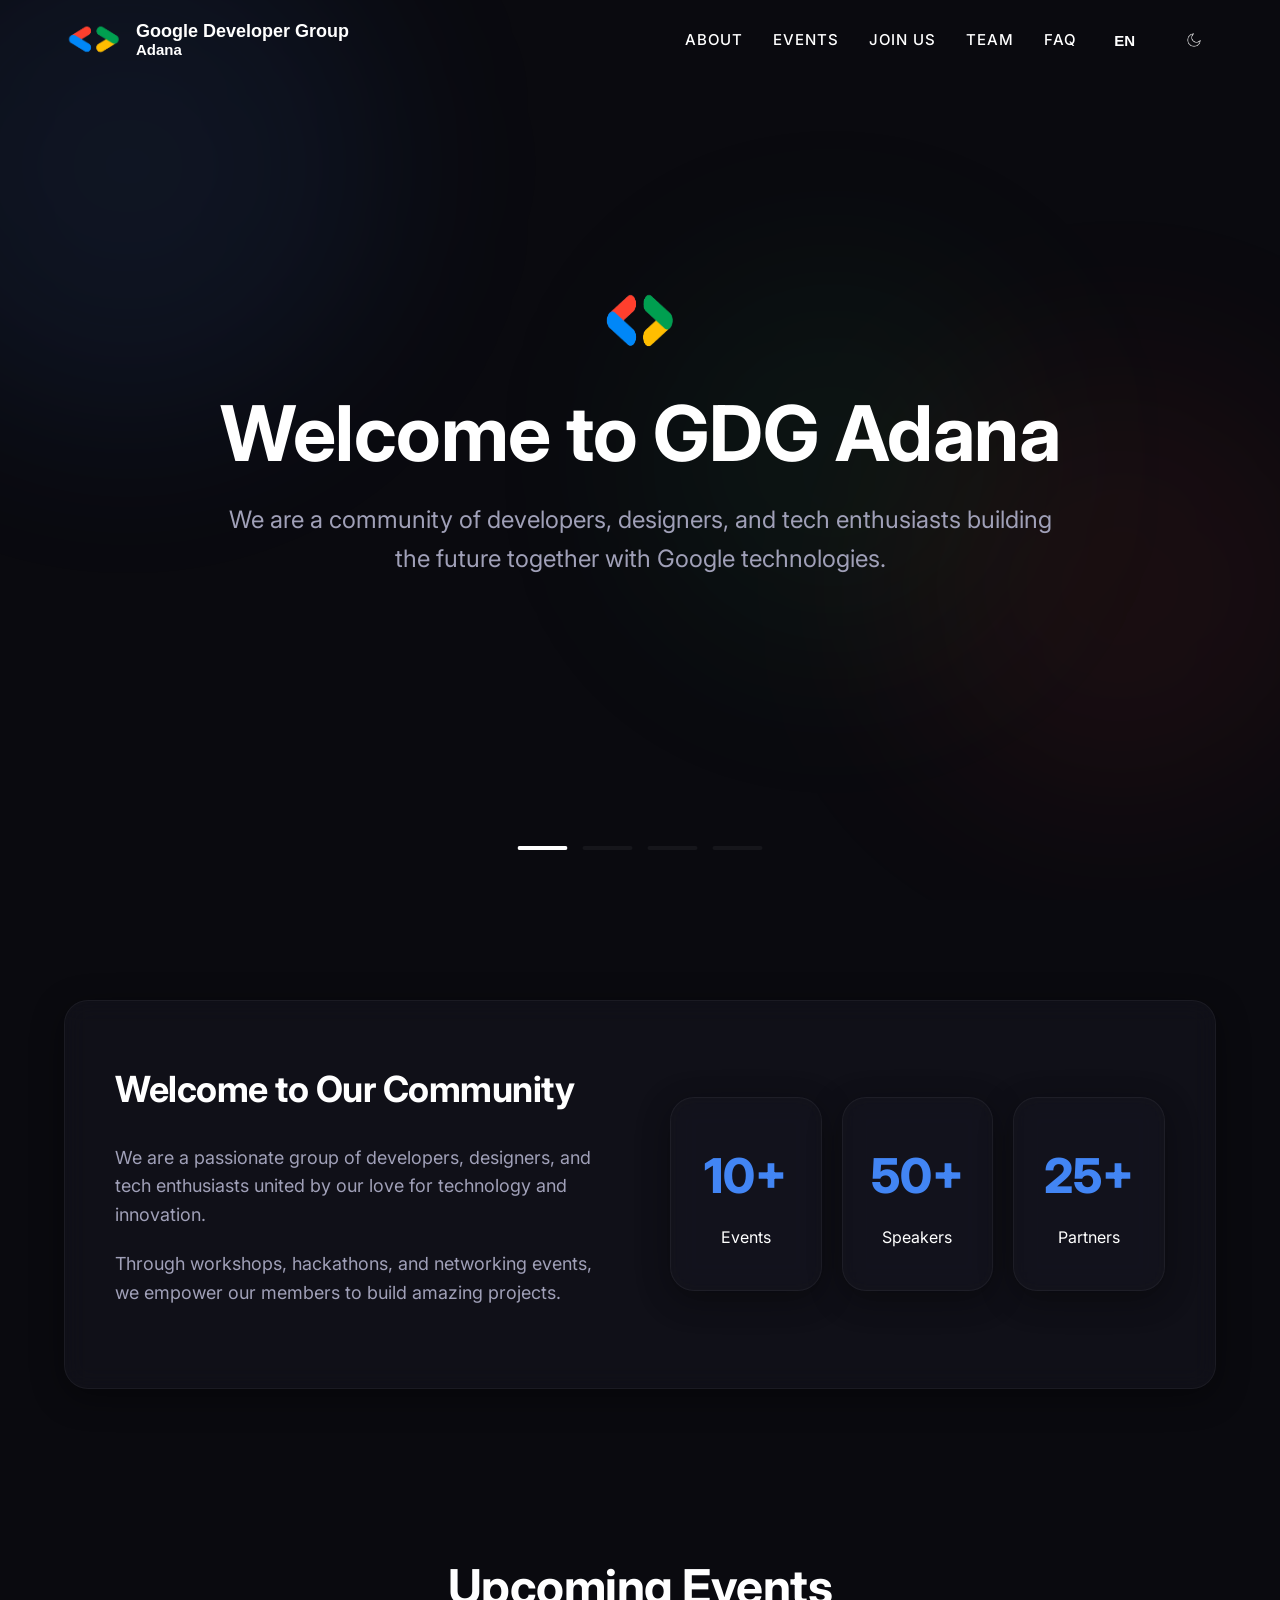
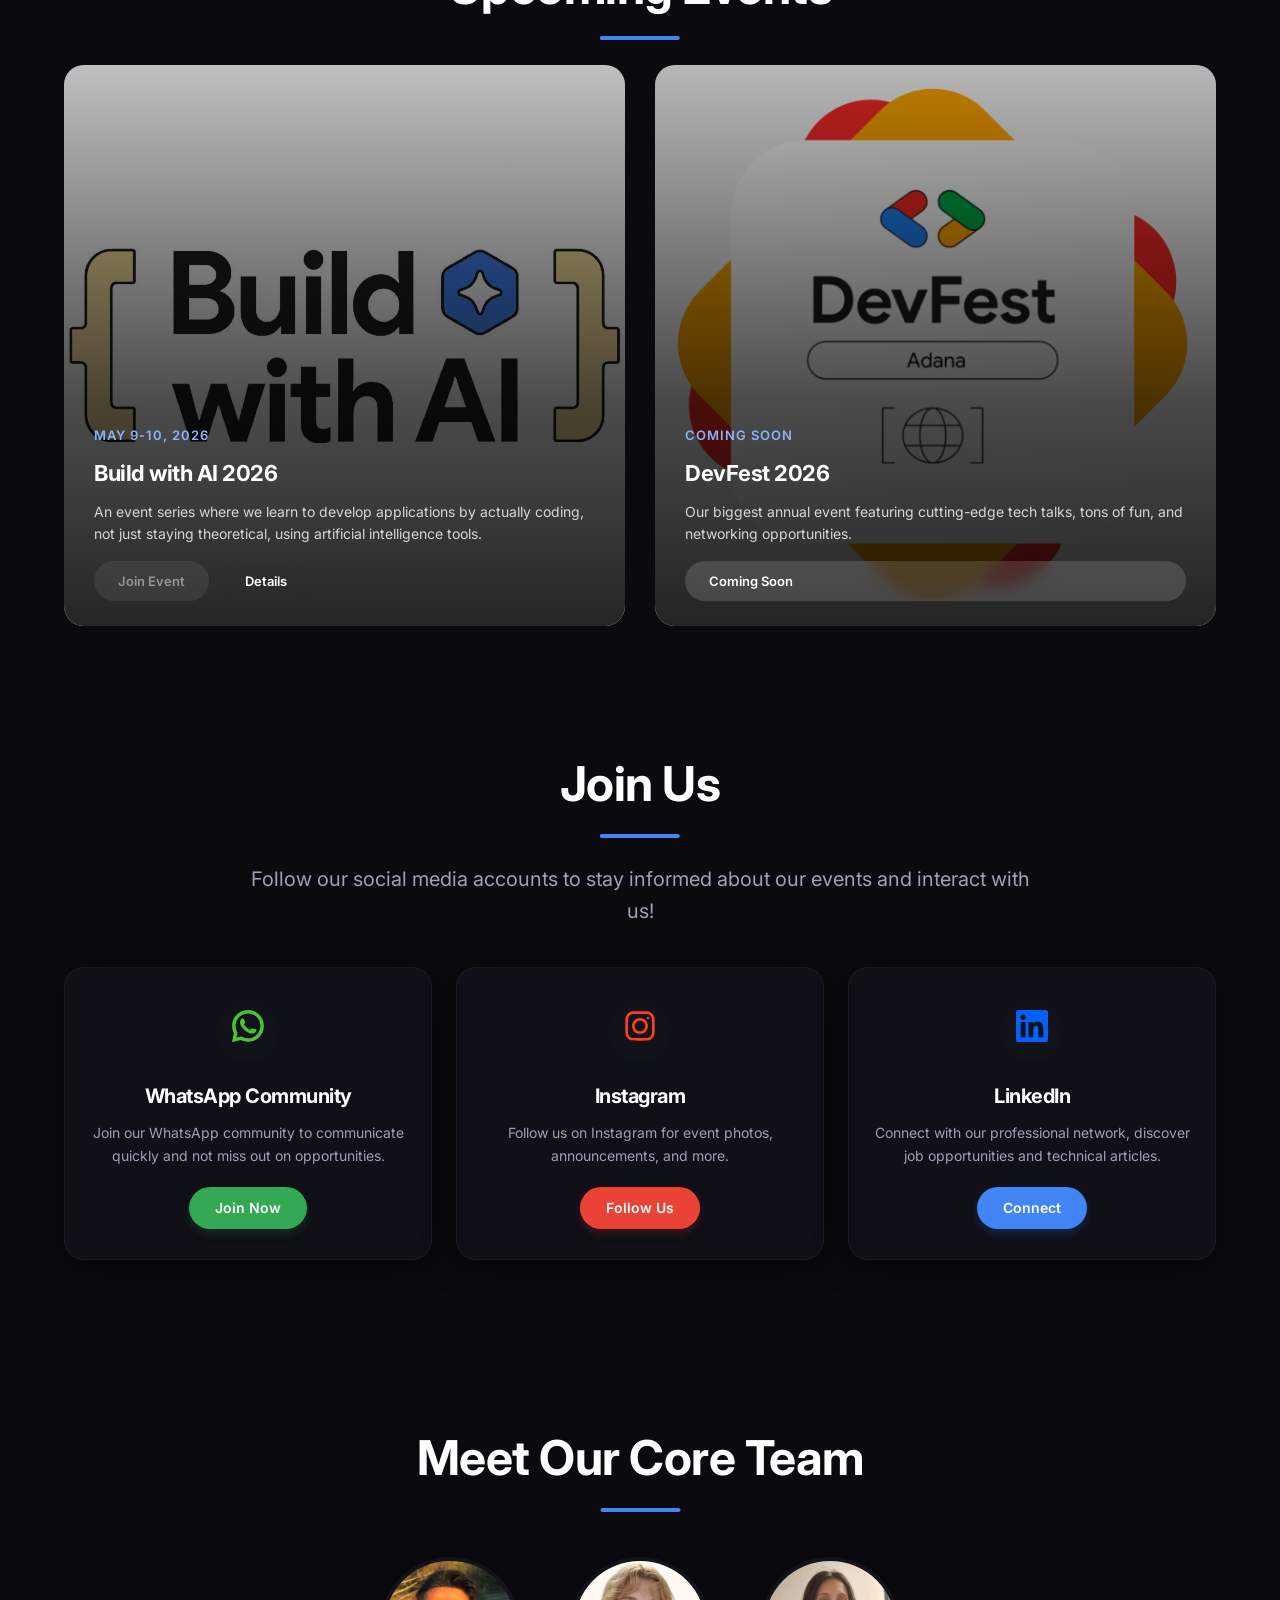
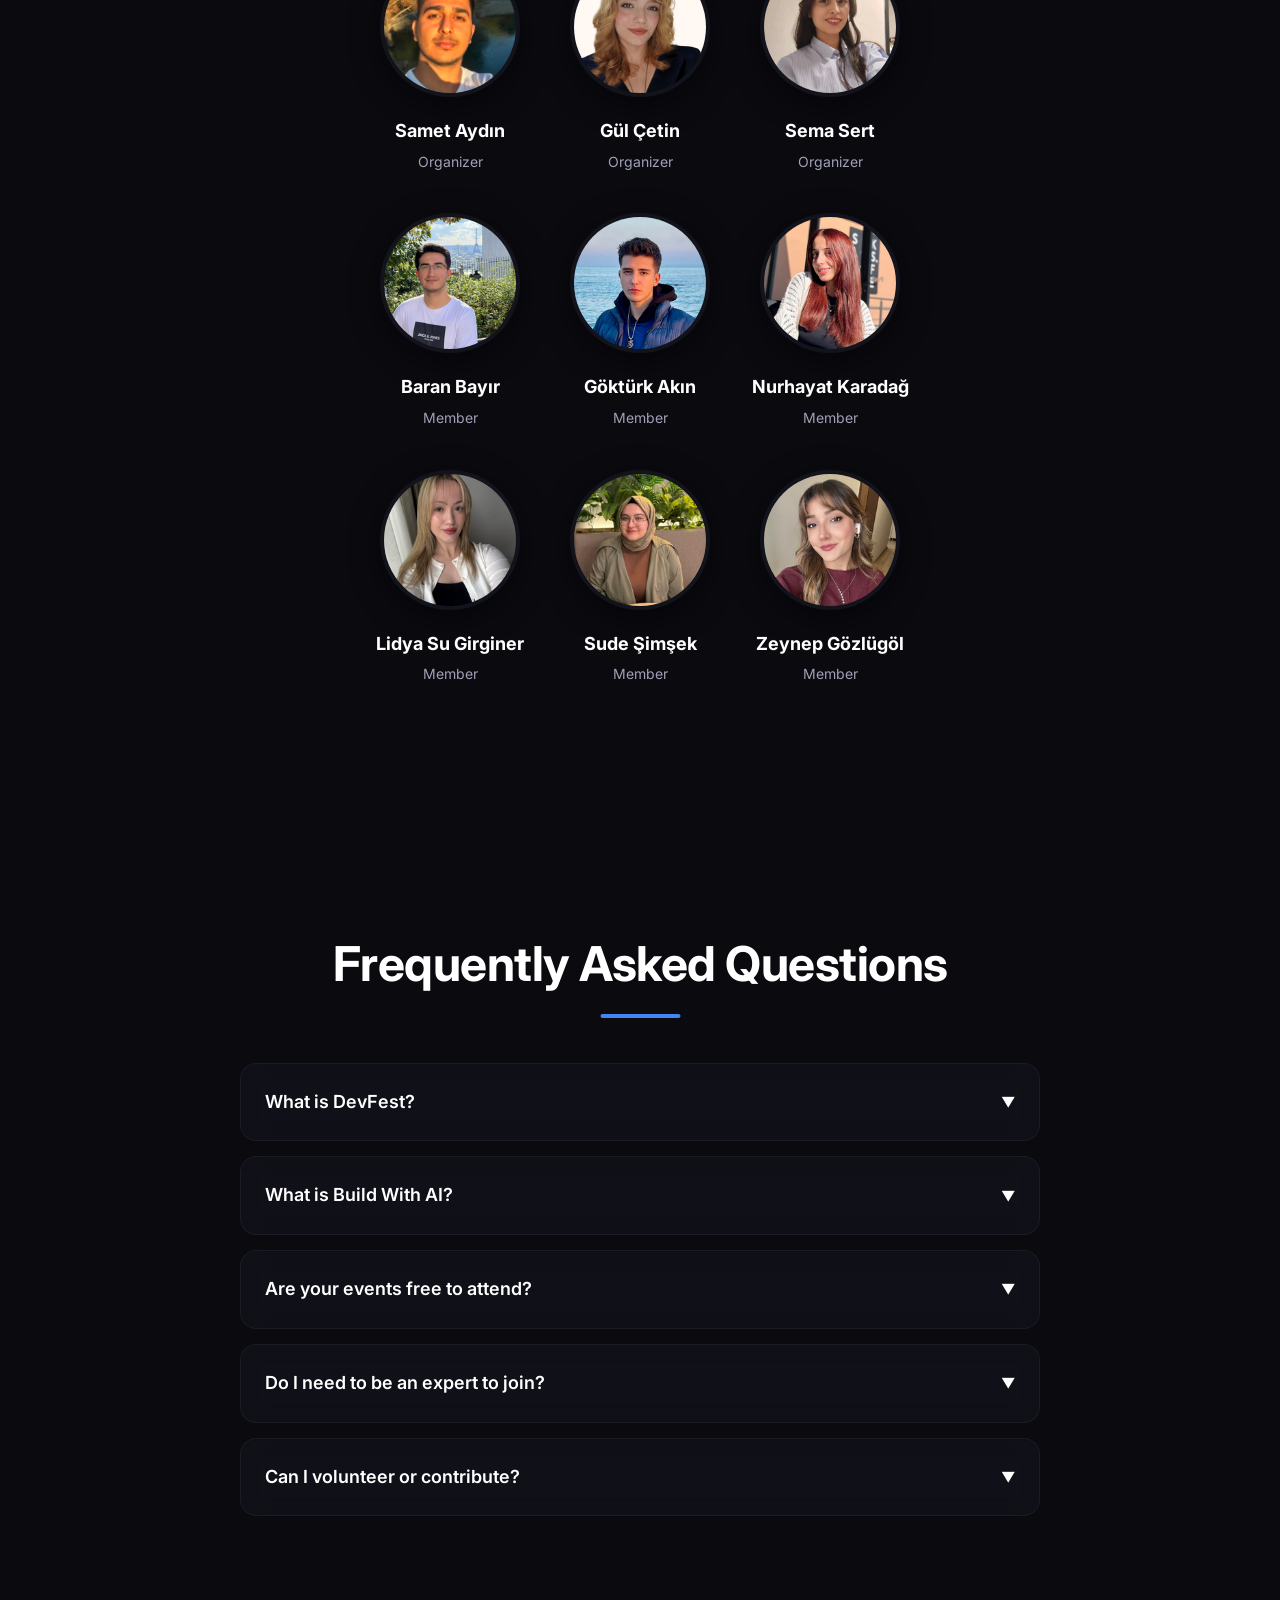
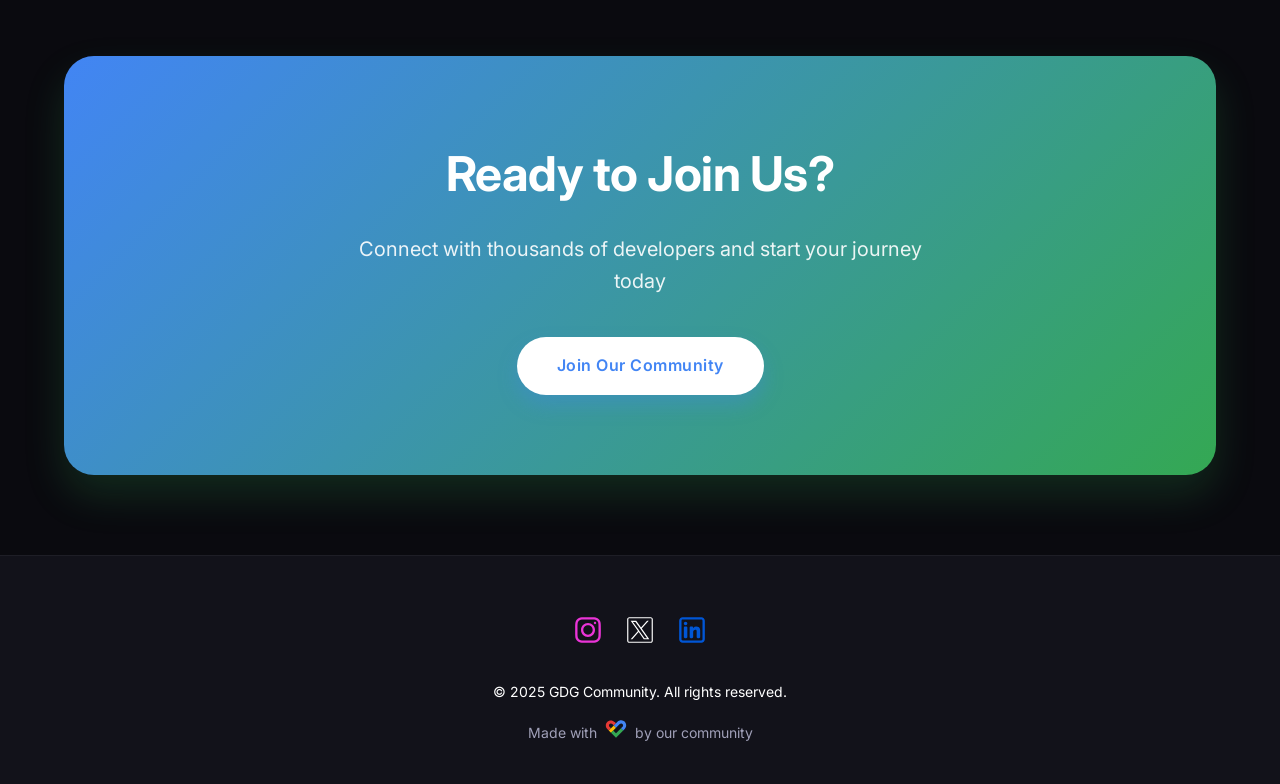
<file: index.html>
<!DOCTYPE html>
<html lang="en">

<head>
    <meta charset="UTF-8">
    <meta name="viewport" content="width=device-width, initial-scale=1.0">
    <title>GDG Adana - Innovate. Connect. Grow.</title>
    <link rel="icon" type="image/png" href="images/Logo.png?v=2">
    <link rel="preconnect" href="https://fonts.googleapis.com">
    <link rel="preconnect" href="https://fonts.gstatic.com" crossorigin>
    <link href="https://fonts.googleapis.com/css2?family=Inter:wght@300;400;500;600;700;800&display=swap"
        rel="stylesheet">
    <link rel="stylesheet" href="css/style.css">
</head>

<body>
    <nav class="navbar">
        <div class="nav-left">
            <div class="logo">
                <img class="gdg-logo" style="width: 60px; height: 40px;" src="images/Logo.png" alt="logo">
                <div class="logo-text-container">
                    <span class="logo-text">Google Developer Group</span>
                    <span class="logo-subtext">Adana</span>
                </div>
            </div>
        </div>
        <div class="nav-right">
            <ul class="nav-links">
                <li><a href="#about" class="translate" data-en="About" data-tr="Hakkımızda">About</a></li>
                <li><a href="#events" class="translate" data-en="Events" data-tr="Etkinlikler">Events</a></li>
                <li><a href="#join" class="translate" data-en="Join Us" data-tr="Bize Katılın">Join Us</a></li>
                <li><a href="#team" class="translate" data-en="Team" data-tr="Ekip">Team</a></li>
                <li><a href="#faq" class="translate" data-en="FAQ" data-tr="SSS">FAQ</a></li>
            </ul>
            <button class="lang-toggle desktop-lang-toggle" id="desktopLangToggle">EN</button>
            <button class="theme-toggle desktop-theme-toggle" id="themeToggle"><img id="theme"
                    style="width: 20px; height: 20px;" src="images/night-mode.png" alt="dark-light"></button>
            <div class="mobile-menu-btn" id="mobileMenuBtn">
                <span></span>
                <span></span>
                <span></span>
            </div>
        </div>
    </nav>

    <div class="mobile-menu" id="mobileMenu">
        <ul>
            <li><a href="#about" class="translate mobile-link" data-en="About" data-tr="Hakkımızda">About</a></li>
            <li><a href="#events" class="translate mobile-link" data-en="Events" data-tr="Etkinlikler">Events</a></li>
            <li><a href="#join" class="translate mobile-link" data-en="Join Us" data-tr="Bize Katılın">Join Us</a></li>
            <li><a href="#team" class="translate mobile-link" data-en="Team" data-tr="Ekip">Team</a></li>
            <li><a href="#faq" class="translate mobile-link" data-en="FAQ" data-tr="SSS">FAQ</a></li>
        </ul>
        <button class="mobile-lang-toggle" id="mobileLangToggle">
            <span class="translate" data-en="English" data-tr="Türkçe">English</span>
        </button>
        <button class="mobile-theme-toggle" id="mobileThemeToggle">
            <img id="mobileTheme" style="width: 20px; height: 20px;" src="images/night-mode.png" alt="dark-light">
            <span class="translate" data-en="Theme" data-tr="Tema">Theme</span>
        </button>
    </div>

    <div class="page-bg">
        <!-- Background Video (Lütfen buraya .mp4 formatında bir video linki veya dosya yolu ekleyin) -->
        <video id="bg-video" autoplay loop muted playsinline>
            <source src="images/devfest2025özet.mp4" type="video/mp4">
        </video>
        <div class="floating-shape shape1"></div>
        <div class="floating-shape shape2"></div>
        <div class="floating-shape shape3"></div>
    </div>

    <section class="hero" id="hero">
        <div class="hero-slider" id="heroSlider">
            <!-- Slide 0: Welcome -->
            <div class="slide active">
                <div class="hero-content">
                    <div class="slide-icon">
                        <img class="gdg-logo" style="width: 100px; height: 65px;" src="images/Logo.png" alt="GDG Logo">
                    </div>
                    <h1 class="translate" data-en="Welcome to GDG Adana" data-tr="GDG Adana'ya Hoş Geldiniz">
                        Welcome to GDG Adana</h1>
                    <p class="translate"
                        data-en="We are a community of developers, designers, and tech enthusiasts building the future together with Google technologies."
                        data-tr="Google teknolojileriyle birlikte geleceği inşa eden geliştiriciler, tasarımcılar ve teknoloji tutkunlarından oluşan bir topluluğuz.">
                        We are a community of developers, designers, and tech enthusiasts building the future together
                        with Google technologies.</p>
                </div>
            </div>

            <!-- Slide 1: Main Intro -->
            <div class="slide">
                <div class="hero-content">
                    <h1 class="translate" data-en="Innovate. Connect. Grow." data-tr="Yenilik Yap. Bağlan. Geliş.">
                        Innovate. Connect. Grow.</h1>
                    <p class="translate"
                        data-en="Join a vibrant community of developers, creators, and tech enthusiasts pushing boundaries together."
                        data-tr="Sınırları birlikte zorlayan geliştiriciler, yaratıcılar ve teknoloji tutkunlarından oluşan canlı bir topluluğa katılın.">
                        Join a vibrant community of developers, creators, and tech enthusiasts pushing boundaries
                        together.</p>
                    <a href="https://gdg.community.dev/gdg-adana/" target="_blank" class="cta-button translate"
                        data-en="Join Our Community" data-tr="Topluluğumuza Katıl">Join Our Community</a>
                </div>
            </div>

            <!-- Slide 2: WhatsApp -->
            <div class="slide">
                <div class="hero-content">
                    <div class="slide-icon">
                        <svg height="80px" width="80px" version="1.1" id="Layer_1" xmlns="http://www.w3.org/2000/svg"
                            xmlns:xlink="http://www.w3.org/1999/xlink" viewBox="0 0 418.135 418.135"
                            xml:space="preserve" fill="#49c436">
                            <g>
                                <path
                                    d="M198.929,0.242C88.5,5.5,1.356,97.466,1.691,208.02c0.102,33.672,8.231,65.454,22.571,93.536 L2.245,408.429c-1.191,5.781,4.023,10.843,9.766,9.483l104.723-24.811c26.905,13.402,57.125,21.143,89.108,21.631 c112.869,1.724,206.982-87.897,210.5-200.724C420.113,93.065,320.295-5.538,198.929,0.242z M323.886,322.197 c-30.669,30.669-71.446,47.559-114.818,47.559c-25.396,0-49.71-5.698-72.269-16.935l-14.584-7.265l-64.206,15.212l13.515-65.607 l-7.185-14.07c-11.711-22.935-17.649-47.736-17.649-73.713c0-43.373,16.89-84.149,47.559-114.819 c30.395-30.395,71.837-47.56,114.822-47.56C252.443,45,293.218,61.89,323.887,92.558c30.669,30.669,47.559,71.445,47.56,114.817 C371.446,250.361,354.281,291.803,323.886,322.197z">
                                </path>
                                <path
                                    d="M309.712,252.351l-40.169-11.534c-5.281-1.516-10.968-0.018-14.816,3.903l-9.823,10.008 c-4.142,4.22-10.427,5.576-15.909,3.358c-19.002-7.69-58.974-43.23-69.182-61.007c-2.945-5.128-2.458-11.539,1.158-16.218 l8.576-11.095c3.36-4.347,4.069-10.185,1.847-15.21l-16.9-38.223c-4.048-9.155-15.747-11.82-23.39-5.356 c-11.211,9.482-24.513,23.891-26.13,39.854c-2.851,28.144,9.219,63.622,54.862,106.222c52.73,49.215,94.956,55.717,122.449,49.057 c15.594-3.777,28.056-18.919,35.921-31.317C323.568,266.34,319.334,255.114,309.712,252.351z">
                                </path>
                            </g>
                        </svg>
                    </div>
                    <h1 class="translate" data-en="WhatsApp Community" data-tr="WhatsApp Topluluğu">WhatsApp Community
                    </h1>
                    <p class="translate"
                        data-en="Join our WhatsApp community to communicate quickly and not miss out on opportunities."
                        data-tr="Hızlı iletişim kurmak ve fırsatları kaçırmamak için WhatsApp topluluğumuza katılın.">
                        Join our WhatsApp community to communicate quickly and not miss out on opportunities.</p>
                    <a href="https://chat.whatsapp.com/LkQogReG5nJ7YbnMSZ90xA?mode=gi_t" target="_blank"
                        class="cta-button translate" style="background: #49c436; color: white;" data-en="Join Now"
                        data-tr="Hemen Katıl">Join Now</a>
                </div>
            </div>

            <!-- Slide 3: Instagram -->
            <div class="slide">
                <div class="hero-content">
                    <div class="slide-icon">
                        <svg width="80px" height="80px" viewBox="0 0 24 24" fill="none"
                            xmlns="http://www.w3.org/2000/svg">
                            <g>
                                <path fill-rule="evenodd" clip-rule="evenodd"
                                    d="M12 18C15.3137 18 18 15.3137 18 12C18 8.68629 15.3137 6 12 6C8.68629 6 6 8.68629 6 12C6 15.3137 8.68629 18 12 18ZM12 16C14.2091 16 16 14.2091 16 12C16 9.79086 14.2091 8 12 8C9.79086 8 8 9.79086 8 12C8 14.2091 9.79086 16 12 16Z"
                                    fill="#ff4013"></path>
                                <path
                                    d="M18 5C17.4477 5 17 5.44772 17 6C17 6.55228 17.4477 7 18 7C18.5523 7 19 6.55228 19 6C19 5.44772 18.5523 5 18 5Z"
                                    fill="#ff4013"></path>
                                <path fill-rule="evenodd" clip-rule="evenodd"
                                    d="M1.65396 4.27606C1 5.55953 1 7.23969 1 10.6V13.4C1 16.7603 1 18.4405 1.65396 19.7239C2.2292 20.8529 3.14708 21.7708 4.27606 22.346C5.55953 23 7.23969 23 10.6 23H13.4C16.7603 23 18.4405 23 19.7239 22.346C20.8529 21.7708 21.7708 20.8529 22.346 19.7239C23 18.4405 23 16.7603 23 13.4V10.6C23 7.23969 23 5.55953 22.346 4.27606C21.7708 3.14708 20.8529 2.2292 19.7239 1.65396C18.4405 1 16.7603 1 13.4 1H10.6C7.23969 1 5.55953 1 4.27606 1.65396C3.14708 2.2292 2.2292 3.14708 1.65396 4.27606ZM13.4 3H10.6C8.88684 3 7.72225 3.00156 6.82208 3.0751C5.94524 3.14674 5.49684 3.27659 5.18404 3.43597C4.43139 3.81947 3.81947 4.43139 3.43597 5.18404C3.27659 5.49684 3.14674 5.94524 3.0751 6.82208C3.00156 7.72225 3 8.88684 3 10.6V13.4C3 15.1132 3.00156 16.2777 3.0751 17.1779C3.14674 18.0548 3.27659 18.5032 3.43597 18.816C3.81947 19.5686 4.43139 20.1805 5.18404 20.564C5.49684 20.7234 5.94524 20.8533 6.82208 20.9249C7.72225 20.9984 8.88684 21 10.6 21H13.4C15.1132 21 16.2777 20.9984 17.1779 20.9249C18.0548 20.8533 18.5032 20.7234 18.816 20.564C19.5686 20.1805 20.1805 19.5686 20.564 18.816C20.7234 18.5032 20.8533 18.0548 20.9249 17.1779C20.9984 16.2777 21 15.1132 21 13.4V10.6C21 8.88684 20.9984 7.72225 20.9249 6.82208C20.8533 5.94524 20.7234 5.49684 20.564 5.18404C20.1805 4.43139 19.5686 3.81947 18.816 3.43597C18.5032 3.27659 18.0548 3.14674 17.1779 3.0751C16.2777 3.00156 15.1132 3 13.4 3Z"
                                    fill="#ff4013"></path>
                            </g>
                        </svg>
                    </div>
                    <h1 class="translate" data-en="Instagram" data-tr="Instagram">Instagram</h1>
                    <p class="translate" data-en="Follow us on Instagram for event photos, announcements, and more."
                        data-tr="Etkinlik fotoğrafları, duyurular ve daha fazlası için bizi Instagram'da takip edin.">
                        Follow us on Instagram for event photos, announcements, and more.</p>
                    <a href="https://www.instagram.com/gdg_adana?igsh=eHdvczloY3hqOTIy" target="_blank"
                        class="cta-button translate" style="background: #ff4013; color: white;" data-en="Follow Us"
                        data-tr="Takip Et">Follow Us</a>
                </div>
            </div>
        </div>

        <div class="slider-nav">
            <div class="slider-dot active" data-index="0"></div>
            <div class="slider-dot" data-index="1"></div>
            <div class="slider-dot" data-index="2"></div>
            <div class="slider-dot" data-index="3"></div>
        </div>
    </section>

    <section id="about">
        <div class="about-container">
            <div class="about-block">
                <div class="about-content">
                    <div class="about-text">
                        <h3 class="translate" data-en="Welcome to Our Community" data-tr="Topluluğumuza Hoş Geldiniz">
                            Welcome to
                            Our Community</h3>
                        <p class="translate"
                            data-en="We are a passionate group of developers, designers, and tech enthusiasts united by our love for technology and innovation."
                            data-tr="Teknoloji ve yeniliğe olan sevgimizle birleşmiş, tutkulu bir geliştirici, tasarımcı ve teknoloji meraklısı grubuyuz.">
                            We are a passionate group of developers, designers, and tech enthusiasts united by our love
                            for
                            technology and innovation.</p>
                        <p class="translate"
                            data-en="Through workshops, hackathons, and networking events, we empower our members to build amazing projects."
                            data-tr="Atölyeler, hackathonlar ve ağ oluşturma etkinlikleri aracılığıyla, üyelerimizi harika projeler oluşturmaları için güçlendiriyoruz.">
                            Through workshops, hackathons, and networking events, we empower our members to build
                            amazing
                            projects.</p>
                    </div>
                    <div>
                        <div class="stats-grid">
                            <div class="stat-card">
                                <div class="stat-number">10+</div>
                                <div class="stat-label translate" data-en="Events" data-tr="Etkinlik">Events</div>
                            </div>
                            <div class="stat-card">
                                <div class="stat-number">50+</div>
                                <div class="stat-label translate" data-en="Speakers" data-tr="Konuşmacı">Speakers</div>
                            </div>
                            <div class="stat-card">
                                <div class="stat-number">25+</div>
                                <div class="stat-label translate" data-en="Partners" data-tr="Ortak">Partners</div>
                            </div>
                        </div>
                    </div>
                </div>
            </div>
        </div>
    </section>

    <section id="events">
        <h2 class="section-title translate" data-en="Upcoming Events" data-tr="Yaklaşan Etkinlikler">Upcoming Events
        </h2>
        <div class="events-grid">
            <div class="event-card" style="background-image: url('images/buildwithai.png');">
                <div class="event-card-inner">
                    <div class="event-overlay"></div>
                    <div class="event-content">
                        <div class="event-date translate" data-en="May 9-10, 2026" data-tr="9-10 Mayıs 2026">May 9-10,
                            2026</div>
                        <h3 class="event-title">Build with AI 2026</h3>
                        <p class="event-desc translate"
                            data-en="An event series where we learn to develop applications by actually coding, not just staying theoretical, using artificial intelligence tools."
                            data-tr="Yapay zeka araçlarını kullanarak, sadece teoride kalmayıp bizzat kod yazarak uygulama geliştirmeyi öğrendiğimiz bir etkinlik serisi.">
                            An event series where we learn to develop applications by actually coding, not just staying
                            theoretical, using artificial intelligence tools.</p>
                        <div class="event-buttons">
                            <a href="javascript:void(0)" class="event-button translate" data-en="Join Event" data-tr="Etkinliğe Katıl" style="opacity: 0.5; cursor: not-allowed;">Join Event</a>
                            <a href="buildwithai.html" class="event-button event-button-outline translate" data-en="Details" data-tr="Detaylar">Details</a>
                        </div>
                    </div>
                </div>
            </div>
            <div class="event-card" style="background-image: url('images/event.png');">
                <a style="text-decoration: none; color: inherit;" href="">
                    <div class="event-overlay"></div>
                    <div class="event-content">
                        <div class="event-date translate" data-en="Coming Soon" data-tr="Çok Yakında">Çok Yakında</div>
                        <h3 class="event-title">DevFest 2026</h3>
                        <p class="event-desc translate"
                            data-en="Our biggest annual event featuring cutting-edge tech talks, tons of fun, and networking opportunities."
                            data-tr="En büyük yıllık eventimiz, teknoloji odaklı konuşmalar, doyasıya eğlence ve network fırsatları sunuyor.">
                            Our biggest annual event featuring cutting-edge tech talks, tons of fun, and networking
                            opportunities.</p>
                        <span class="event-button translate" data-en="Coming Soon" data-tr="Çok Yakında">Çok
                            Yakında</span>
                    </div>
                </a>
            </div>
        </div>
    </section>

    <section id="join">
        <h2 class="section-title translate" data-en="Join Us" data-tr="Bize Katılın">Join Us</h2>
        <p style="text-align: center; font-size: clamp(16px, 3.5vw, 20px); color: var(--text-secondary); margin-bottom: 40px; max-width: 800px; margin-left: auto; margin-right: auto;"
            class="translate"
            data-en="Follow our social media accounts to stay informed about our events and interact with us!"
            data-tr="Etkinliklerimizden haberdar olmak ve bizimle etkileşime geçmek için sosyal medya hesaplarımızı takip edin!">
            Follow our social media accounts to stay informed about our events and interact with us!</p>
        <div class="join-grid">
            <div class="join-card" data-color="green">
                <div class="join-icon-wrapper">
                    <div class="join-icon">
                        <svg height="200px" width="200px" version="1.1" id="Layer_1" xmlns="http://www.w3.org/2000/svg"
                            xmlns:xlink="http://www.w3.org/1999/xlink" viewBox="0 0 418.135 418.135"
                            xml:space="preserve" fill="#000000">
                            <g id="SVGRepo_bgCarrier" stroke-width="0"></g>
                            <g id="SVGRepo_tracerCarrier" stroke-linecap="round" stroke-linejoin="round"></g>
                            <g id="SVGRepo_iconCarrier">
                                <g>
                                    <path style="fill:#49c436;"
                                        d="M198.929,0.242C88.5,5.5,1.356,97.466,1.691,208.02c0.102,33.672,8.231,65.454,22.571,93.536 L2.245,408.429c-1.191,5.781,4.023,10.843,9.766,9.483l104.723-24.811c26.905,13.402,57.125,21.143,89.108,21.631 c112.869,1.724,206.982-87.897,210.5-200.724C420.113,93.065,320.295-5.538,198.929,0.242z M323.886,322.197 c-30.669,30.669-71.446,47.559-114.818,47.559c-25.396,0-49.71-5.698-72.269-16.935l-14.584-7.265l-64.206,15.212l13.515-65.607 l-7.185-14.07c-11.711-22.935-17.649-47.736-17.649-73.713c0-43.373,16.89-84.149,47.559-114.819 c30.395-30.395,71.837-47.56,114.822-47.56C252.443,45,293.218,61.89,323.887,92.558c30.669,30.669,47.559,71.445,47.56,114.817 C371.446,250.361,354.281,291.803,323.886,322.197z">
                                    </path>
                                    <path style="fill:#49c436;"
                                        d="M309.712,252.351l-40.169-11.534c-5.281-1.516-10.968-0.018-14.816,3.903l-9.823,10.008 c-4.142,4.22-10.427,5.576-15.909,3.358c-19.002-7.69-58.974-43.23-69.182-61.007c-2.945-5.128-2.458-11.539,1.158-16.218 l8.576-11.095c3.36-4.347,4.069-10.185,1.847-15.21l-16.9-38.223c-4.048-9.155-15.747-11.82-23.39-5.356 c-11.211,9.482-24.513,23.891-26.13,39.854c-2.851,28.144,9.219,63.622,54.862,106.222c52.73,49.215,94.956,55.717,122.449,49.057 c15.594-3.777,28.056-18.919,35.921-31.317C323.568,266.34,319.334,255.114,309.712,252.351z">
                                    </path>
                                </g>
                            </g>
                        </svg>
                    </div>
                </div>
                <h3 class="translate" data-en="WhatsApp Community" data-tr="WhatsApp Topluluğu">WhatsApp Community</h3>
                <p class="translate"
                    data-en="Join our WhatsApp community to communicate quickly and not miss out on opportunities."
                    data-tr="Hızlı iletişim kurmak ve fırsatları kaçırmamak için WhatsApp topluluğumuza katılın.">Join
                    our WhatsApp community to communicate quickly and not miss out on opportunities.</p>
                <a href="https://chat.whatsapp.com/LkQogReG5nJ7YbnMSZ90xA?mode=gi_t" target="_blank" id="jb-green"
                    class="join-button translate" data-en="Join Now" data-tr="Hemen Katıl">Join Now</a>
            </div>
            <div class="join-card" data-color="red">
                <div class="join-icon-wrapper">
                    <div class="join-icon">
                        <svg width="80px" height="80px" viewBox="0 0 24 24" fill="none"
                            xmlns="http://www.w3.org/2000/svg">
                            <g id="SVGRepo_bgCarrier" stroke-width="0"></g>
                            <g id="SVGRepo_tracerCarrier" stroke-linecap="round" stroke-linejoin="round"></g>
                            <g id="SVGRepo_iconCarrier">
                                <path fill-rule="evenodd" clip-rule="evenodd"
                                    d="M12 18C15.3137 18 18 15.3137 18 12C18 8.68629 15.3137 6 12 6C8.68629 6 6 8.68629 6 12C6 15.3137 8.68629 18 12 18ZM12 16C14.2091 16 16 14.2091 16 12C16 9.79086 14.2091 8 12 8C9.79086 8 8 9.79086 8 12C8 14.2091 9.79086 16 12 16Z"
                                    fill="#ff4013"></path>
                                <path
                                    d="M18 5C17.4477 5 17 5.44772 17 6C17 6.55228 17.4477 7 18 7C18.5523 7 19 6.55228 19 6C19 5.44772 18.5523 5 18 5Z"
                                    fill="#ff4013"></path>
                                <path fill-rule="evenodd" clip-rule="evenodd"
                                    d="M1.65396 4.27606C1 5.55953 1 7.23969 1 10.6V13.4C1 16.7603 1 18.4405 1.65396 19.7239C2.2292 20.8529 3.14708 21.7708 4.27606 22.346C5.55953 23 7.23969 23 10.6 23H13.4C16.7603 23 18.4405 23 19.7239 22.346C20.8529 21.7708 21.7708 20.8529 22.346 19.7239C23 18.4405 23 16.7603 23 13.4V10.6C23 7.23969 23 5.55953 22.346 4.27606C21.7708 3.14708 20.8529 2.2292 19.7239 1.65396C18.4405 1 16.7603 1 13.4 1H10.6C7.23969 1 5.55953 1 4.27606 1.65396C3.14708 2.2292 2.2292 3.14708 1.65396 4.27606ZM13.4 3H10.6C8.88684 3 7.72225 3.00156 6.82208 3.0751C5.94524 3.14674 5.49684 3.27659 5.18404 3.43597C4.43139 3.81947 3.81947 4.43139 3.43597 5.18404C3.27659 5.49684 3.14674 5.94524 3.0751 6.82208C3.00156 7.72225 3 8.88684 3 10.6V13.4C3 15.1132 3.00156 16.2777 3.0751 17.1779C3.14674 18.0548 3.27659 18.5032 3.43597 18.816C3.81947 19.5686 4.43139 20.1805 5.18404 20.564C5.49684 20.7234 5.94524 20.8533 6.82208 20.9249C7.72225 20.9984 8.88684 21 10.6 21H13.4C15.1132 21 16.2777 20.9984 17.1779 20.9249C18.0548 20.8533 18.5032 20.7234 18.816 20.564C19.5686 20.1805 20.1805 19.5686 20.564 18.816C20.7234 18.5032 20.8533 18.0548 20.9249 17.1779C20.9984 16.2777 21 15.1132 21 13.4V10.6C21 8.88684 20.9984 7.72225 20.9249 6.82208C20.8533 5.94524 20.7234 5.49684 20.564 5.18404C20.1805 4.43139 19.5686 3.81947 18.816 3.43597C18.5032 3.27659 18.0548 3.14674 17.1779 3.0751C16.2777 3.00156 15.1132 3 13.4 3Z"
                                    fill="#ff4013"></path>
                            </g>
                        </svg>
                    </div>
                </div>
                <h3 class="translate" data-en="Instagram" data-tr="Instagram">Instagram</h3>
                <p class="translate" data-en="Follow us on Instagram for event photos, announcements, and more."
                    data-tr="Etkinlik fotoğrafları, duyurular ve daha fazlası için bizi Instagram'da takip edin.">Follow
                    us on Instagram for event photos, announcements, and more.</p>
                <a href="https://www.instagram.com/gdg_adana?igsh=eHdvczloY3hqOTIy" target="_blank" id="jb-red"
                    class="join-button translate" data-en="Follow Us" data-tr="Takip Et">Follow Us</a>
            </div>
            <div class="join-card" data-color="blue">
                <div class="join-icon-wrapper">
                    <div class="join-icon">
                        <svg width="80px" height="80px" viewBox="0 0 24 24" fill="#0061ff"
                            xmlns="http://www.w3.org/2000/svg">
                            <path
                                d="M20.447 20.452h-3.554v-5.569c0-1.328-.027-3.037-1.852-3.037-1.853 0-2.136 1.445-2.136 2.939v5.667H9.351V9h3.414v1.561h.046c.477-.9 1.637-1.85 3.37-1.85 3.601 0 4.267 2.37 4.267 5.455v6.286zM5.337 7.433c-1.144 0-2.063-.926-2.063-2.065 0-1.138.92-2.063 2.063-2.063 1.14 0 2.064.925 2.064 2.063 0 1.139-.925 2.065-2.064 2.065zm1.782 13.019H3.555V9h3.564v11.452zM22.225 0H1.771C.792 0 0 .774 0 1.729v20.542C0 23.227.792 24 1.771 24h20.451C23.2 24 24 23.227 24 22.271V1.729C24 .774 23.2 0 22.222 0h.003z" />
                        </svg>
                    </div>
                </div>
                <h3 class="translate" data-en="LinkedIn" data-tr="LinkedIn">LinkedIn</h3>
                <p class="translate"
                    data-en="Connect with our professional network, discover job opportunities and technical articles."
                    data-tr="Profesyonel ağımıza katılın, iş fırsatlarını ve teknik makaleleri keşfedin.">Connect with
                    our professional network, discover job opportunities and technical articles.</p>
                <a href="https://www.linkedin.com/company/gdg-adana/posts/?feedView=all" target="_blank" id="jb-blue"
                    class="join-button translate" data-en="Connect" data-tr="Bağlantı Kur">Connect</a>
            </div>
        </div>
    </section>

    <section id="team">
        <h2 class="section-title translate" data-en="Meet Our Core Team" data-tr="Çekirdek Ekibimizle Tanışın">Meet Our
            Core Team</h2>
        <div class="team-grid"
            style="margin-bottom: 40px; display: flex; justify-content: center; gap: 30px; flex-wrap: wrap;">
            <div class="team-member">
                <div class="member-photo">
                    <img src="images/Samet.png" alt="Samet Aydın">
                </div>
                <div class="member-name">Samet Aydın</div>
                <div class="member-role translate" data-en="Organizer" data-tr="Organizatör">Organizer</div>
            </div>
            <div class="team-member">
                <div class="member-photo">
                    <img src="images/gülçetin.png" alt="Gül Çetin">
                </div>
                <div class="member-name">Gül Çetin</div>
                <div class="member-role translate" data-en="Organizer" data-tr="Organizatör">Organizer</div>
            </div>
            <div class="team-member">
                <div class="member-photo">
                    <img src="images/semasert.png" alt="Sema Sert">
                </div>
                <div class="member-name">Sema Sert</div>
                <div class="member-role translate" data-en="Organizer" data-tr="Organizatör">Organizer</div>
            </div>
        </div>
        <div class="team-grid"
            style="margin-bottom: 40px; display: flex; justify-content: center; gap: 30px; flex-wrap: wrap;">
            <div class="team-member">
                <div class="member-photo">
                    <img src="images/baranbayır.png" alt="Baran Bayır">
                </div>
                <div class="member-name">Baran Bayır</div>
                <div class="member-role translate" data-en="Member" data-tr="Üye">Üye</div>
            </div>
            <div class="team-member">
                <div class="member-photo">
                    <img src="images/göktürk.png" alt="Göktürk Akın">
                </div>
                <div class="member-name">Göktürk Akın</div>
                <div class="member-role translate" data-en="Member" data-tr="Üye">Üye</div>
            </div>
            <div class="team-member">
                <div class="member-photo">
                    <img src="images/nurhayatkaradağ.png" alt="Nurhayat Karadağ">
                </div>
                <div class="member-name">Nurhayat Karadağ</div>
                <div class="member-role translate" data-en="Member" data-tr="Üye">Üye</div>
            </div>
        </div>
        <div class="team-grid" style="display: flex; justify-content: center; gap: 30px; flex-wrap: wrap;">
            <div class="team-member">
                <div class="member-photo">
                    <img src="images/lidyagirginer.png" alt="Lidya Su Girginer">
                </div>
                <div class="member-name">Lidya Su Girginer</div>
                <div class="member-role translate" data-en="Member" data-tr="Üye">Üye</div>
            </div>
            <div class="team-member">
                <div class="member-photo">
                    <img src="images/sudeşimşek.png" alt="Sude Şimşek">
                </div>
                <div class="member-name">Sude Şimşek</div>
                <div class="member-role translate" data-en="Member" data-tr="Üye">Üye</div>
            </div>
            <div class="team-member">
                <div class="member-photo">
                    <img src="images/zeynepgözlügöl.png" alt="Zeynep Gözlügöl">
                </div>
                <div class="member-name">Zeynep Gözlügöl</div>
                <div class="member-role translate" data-en="Member" data-tr="Üye">Üye</div>
            </div>
        </div>
    </section>

    <section id="faq">
        <h2 class="section-title translate" data-en="Frequently Asked Questions" data-tr="Sıkça Sorulan Sorular">
            Frequently Asked Questions</h2>
        <div class="faq-container">
            <div class="faq-item">
                <div class="faq-question" onclick="toggleFaq(this)">
                    <span class="translate" data-en="What is DevFest?" data-tr="DevFest nedir?">What is
                        DevFest?</span>
                    <span class="faq-icon">▼</span>
                </div>
                <div class="faq-answer translate"
                    data-en="DevFest is an annual, globally distributed, community-led tech conference series hosted by Google Developer Groups (GDGs) worldwide. It focuses on learning, building, and networking, covering Google technologies like AI/ML, Android, Cloud, and Flutter through expert talks and workshops, typically held between September and December."
                    data-tr="DevFest, Google Developer Groups (GDG) tarafından dünya genelinde düzenlenen, topluluk liderliğinde yürütülen yıllık bir teknoloji konferansı serisidir. Genellikle Eylül ve Aralık ayları arasında gerçekleşen bu etkinlikte, uzman konuşmacılar ve çalıştaylar aracılığıyla yapay zeka/makine öğrenmesi, Android, Cloud ve Flutter gibi Google teknolojileri başta olmak üzere geniş bir yelpazedeki teknik konular ele alınır. Temel amacı öğrenmek, uygulamalı geliştirmeler yapmak ve sektör profesyonelleriyle ağ kurarak bilgi paylaşımını teşvik etmektir.">
                </div>
            </div>
            <div class="faq-item">
                <div class="faq-question" onclick="toggleFaq(this)">
                    <span class="translate" data-en="What is Build With AI?" data-tr="Build With AI nedir?">What is
                        Build With AI?</span>
                    <span class="faq-icon">▼</span>
                </div>
                <div class="faq-answer translate"
                    data-en="Actually, this is a community movement. It's a series of events where we learn to develop applications by writing code ourselves, not just staying theoretical, using AI tools like Google's Gemini and Gemma."
                    data-tr="Aslında bu bir topluluk hareketi. Temelde teoride kalmayıp Google'ın Gemini ve Gemma gibi yapay zeka araçlarını kullanarak uygulamalar geliştirmeyi öğrendiğimiz bir etkinlik serisi.">
                </div>
            </div>
            <div class="faq-item">
                <div class="faq-question" onclick="toggleFaq(this)">
                    <span class="translate" data-en="Are your events free to attend?"
                        data-tr="Etkinlikleriniz katılmak için ücretsiz mi?">Are your events free to attend?</span>
                    <span class="faq-icon">▼</span>
                </div>
                <div class="faq-answer translate"
                    data-en="Yes! All our events are completely free and open to everyone."
                    data-tr="Evet! Tüm etkinliklerimiz tamamen ücretsizdir ve herkese açıktır.">Yes! All our events are
                    completely free and open to everyone.</div>
            </div>
            <div class="faq-item">
                <div class="faq-question" onclick="toggleFaq(this)">
                    <span class="translate" data-en="Do I need to be an expert to join?"
                        data-tr="Katılmak için uzman olmam gerekli mi?">Do I need to be an expert to join?</span>
                    <span class="faq-icon">▼</span>
                </div>
                <div class="faq-answer translate" data-en="Not at all! We welcome members of all skill levels."
                    data-tr="Hiç de değil! Her beceri seviyesinden üyeleri memnuniyetle karşılıyoruz.">Not at all! We
                    welcome members of all skill levels.</div>
            </div>
            <div class="faq-item">
                <div class="faq-question" onclick="toggleFaq(this)">
                    <span class="translate" data-en="Can I volunteer or contribute?"
                        data-tr="Gönüllü olabilir veya katkıda bulunabilir miyim?">Can I volunteer or contribute?</span>
                    <span class="faq-icon">▼</span>
                </div>
                <div class="faq-answer translate"
                    data-en="Absolutely! Join our volunteer program and become part of our community."
                    data-tr="Kesinlikle! Gönüllü programımıza katılın ve topluluğumuzun bir parçası olun.">Absolutely!
                    Join our volunteer program and become part of our community.</div>
            </div>
        </div>
    </section>

    <div class="cta-section">
        <h2 class="translate" data-en="Ready to Join Us?" data-tr="Bize Katılmaya Hazır mısınız?">Ready to Join Us?</h2>
        <p class="translate" data-en="Connect with thousands of developers and start your journey today"
            data-tr="Binlerce geliştiriciye bağlanın ve yolculuğunuza bugün başlayın">Connect with thousands of
            developers and start your journey today</p>
        <a href="https://gdg.community.dev/gdg-adana/" target="_blank" class="cta-button translate"
            data-en="Join Our Community" data-tr="Topluluğumuza Katıl"
            style="background: #fff; color: var(--google-blue);">Join Our Community</a>
    </div>

    <footer>
        <div class="social-links">
            <a href="https://www.instagram.com/gdg_adana/" target="_blank"><svg width="24px" height="24px"
                    viewBox="0 0 24 24" fill="none" xmlns="http://www.w3.org/2000/svg">
                    <g id="SVGRepo_bgCarrier" stroke-width="0"></g>
                    <g id="SVGRepo_tracerCarrier" stroke-linecap="round" stroke-linejoin="round"></g>
                    <g id="SVGRepo_iconCarrier">
                        <path fill-rule="evenodd" clip-rule="evenodd"
                            d="M12 18C15.3137 18 18 15.3137 18 12C18 8.68629 15.3137 6 12 6C8.68629 6 6 8.68629 6 12C6 15.3137 8.68629 18 12 18ZM12 16C14.2091 16 16 14.2091 16 12C16 9.79086 14.2091 8 12 8C9.79086 8 8 9.79086 8 12C8 14.2091 9.79086 16 12 16Z"
                            fill="#eb34d8"></path>
                        <path
                            d="M18 5C17.4477 5 17 5.44772 17 6C17 6.55228 17.4477 7 18 7C18.5523 7 19 6.55228 19 6C19 5.44772 18.5523 5 18 5Z"
                            fill="#eb34d8"></path>
                        <path fill-rule="evenodd" clip-rule="evenodd"
                            d="M1.65396 4.27606C1 5.55953 1 7.23969 1 10.6V13.4C1 16.7603 1 18.4405 1.65396 19.7239C2.2292 20.8529 3.14708 21.7708 4.27606 22.346C5.55953 23 7.23969 23 10.6 23H13.4C16.7603 23 18.4405 23 19.7239 22.346C20.8529 21.7708 21.7708 20.8529 22.346 19.7239C23 18.4405 23 16.7603 23 13.4V10.6C23 7.23969 23 5.55953 22.346 4.27606C21.7708 3.14708 20.8529 2.2292 19.7239 1.65396C18.4405 1 16.7603 1 13.4 1H10.6C7.23969 1 5.55953 1 4.27606 1.65396C3.14708 2.2292 2.2292 3.14708 1.65396 4.27606ZM13.4 3H10.6C8.88684 3 7.72225 3.00156 6.82208 3.0751C5.94524 3.14674 5.49684 3.27659 5.18404 3.43597C4.43139 3.81947 3.81947 4.43139 3.43597 5.18404C3.27659 5.49684 3.14674 5.94524 3.0751 6.82208C3.00156 7.72225 3 8.88684 3 10.6V13.4C3 15.1132 3.00156 16.2777 3.0751 17.1779C3.14674 18.0548 3.27659 18.5032 3.43597 18.816C3.81947 19.5686 4.43139 20.1805 5.18404 20.564C5.49684 20.7234 5.94524 20.8533 6.82208 20.9249C7.72225 20.9984 8.88684 21 10.6 21H13.4C15.1132 21 16.2777 20.9984 17.1779 20.9249C18.0548 20.8533 18.5032 20.7234 18.816 20.564C19.5686 20.1805 20.1805 19.5686 20.564 18.816C20.7234 18.5032 20.8533 18.0548 20.9249 17.1779C20.9984 16.2777 21 15.1132 21 13.4V10.6C21 8.88684 20.9984 7.72225 20.9249 6.82208C20.8533 5.94524 20.7234 5.49684 20.564 5.18404C20.1805 4.43139 19.5686 3.81947 18.816 3.43597C18.5032 3.27659 18.0548 3.14674 17.1779 3.0751C16.2777 3.00156 15.1132 3 13.4 3Z"
                            fill="#eb34d8"></path>
                    </g>
                </svg></a>
            <a href="https://x.com/gdg_adana" target="_blank">
                <?xml version="1.0"?><svg style="fill: white;" xmlns="http://www.w3.org/2000/svg"
                    xmlns:xlink="http://www.w3.org/1999/xlink" version="1.1" id="Layer_1" width="24px" height="24px"
                    viewBox="0 0 24 24" style="enable-background:new 0 0 24 24;" xml:space="preserve">
                    <g>
                        <path
                            d="M21.159809,2C21.623091,2,22,2.376909,22,2.840191v18.319618C22,21.623091,21.623091,22,21.159809,22H2.84019   C2.37691,22,2,21.623091,2,21.159809V2.840191C2,2.376909,2.37691,2,2.84019,2H21.159809 M21.159809,1H2.84019   C1.82388,1,1,1.823879,1,2.840191v18.319618C1,22.176121,1.82388,23,2.84019,23h18.319618C22.176121,23,23,22.176121,23,21.159809   V2.840191C23,1.823879,22.176121,1,21.159809,1L21.159809,1z" />
                    </g>
                    <path
                        d="M13.523985,10.775623L19.480984,4h-1.41143l-5.174801,5.88195L8.764665,4H4l6.246901,8.895341L4,20h1.411431  l5.461361-6.21299L15.235336,20H20L13.523985,10.775623z M11.590199,12.973429l-0.633908-0.886331L5.920428,5.041171h2.168246  l4.065295,5.6884l0.631236,0.886331l5.283681,7.39365H15.90064L11.590199,12.973429z" />
                </svg>
            </a>
            <a href="https://tr.linkedin.com/company/gdg-adana" target="_blank"><svg width="25px" height="25px"
                    viewBox="0 0 24 24" fill="none" xmlns="http://www.w3.org/2000/svg">
                    <g id="SVGRepo_bgCarrier" stroke-width="0"></g>
                    <g id="SVGRepo_tracerCarrier" stroke-linecap="round" stroke-linejoin="round"></g>
                    <g id="SVGRepo_iconCarrier">
                        <path
                            d="M6.5 8C7.32843 8 8 7.32843 8 6.5C8 5.67157 7.32843 5 6.5 5C5.67157 5 5 5.67157 5 6.5C5 7.32843 5.67157 8 6.5 8Z"
                            fill="#0056d6"></path>
                        <path
                            d="M5 10C5 9.44772 5.44772 9 6 9H7C7.55228 9 8 9.44771 8 10V18C8 18.5523 7.55228 19 7 19H6C5.44772 19 5 18.5523 5 18V10Z"
                            fill="#0056d6"></path>
                        <path
                            d="M11 19H12C12.5523 19 13 18.5523 13 18V13.5C13 12 16 11 16 13V18.0004C16 18.5527 16.4477 19 17 19H18C18.5523 19 19 18.5523 19 18V12C19 10 17.5 9 15.5 9C13.5 9 13 10.5 13 10.5V10C13 9.44771 12.5523 9 12 9H11C10.4477 9 10 9.44772 10 10V18C10 18.5523 10.4477 19 11 19Z"
                            fill="#0056d6"></path>
                        <path fill-rule="evenodd" clip-rule="evenodd"
                            d="M20 1C21.6569 1 23 2.34315 23 4V20C23 21.6569 21.6569 23 20 23H4C2.34315 23 1 21.6569 1 20V4C1 2.34315 2.34315 1 4 1H20ZM20 3C20.5523 3 21 3.44772 21 4V20C21 20.5523 20.5523 21 20 21H4C3.44772 21 3 20.5523 3 20V4C3 3.44772 3.44772 3 4 3H20Z"
                            fill="#0056d6"></path>
                    </g>
                </svg></a>
        </div>
        <p class="translate" data-en="© 2025 GDG Community. All rights reserved."
            data-tr="© 2025 GDG Topluluğu. Tüm hakları saklıdır." style="color: white;">&copy; 2025 GDG Community. All
            rights reserved.</p>
        <p>
            <span class="translate" data-en="Made with" data-tr="Topluluğumuz tarafından">Made with</span>
            <?xml version="1.0"?><svg id="Capa_1"
                style="enable-background:new 0 0 150 150; width: 30px; padding-bottom: -10px;" version="1.1"
                viewBox="0 0 150 120" xml:space="preserve" xmlns="http://www.w3.org/2000/svg"
                xmlns:xlink="http://www.w3.org/1999/xlink">
                <style type="text/css">
                    .st0 {
                        fill: #1A73E8;
                    }

                    .st1 {
                        fill: #EA4335;
                    }

                    .st2 {
                        fill: #4285F4;
                    }

                    .st3 {
                        fill: #FBBC04;
                    }

                    .st4 {
                        fill: #34A853;
                    }

                    .st5 {
                        fill: #4CAF50;
                    }

                    .st6 {
                        fill: #1E88E5;
                    }

                    .st7 {
                        fill: #E53935;
                    }

                    .st8 {
                        fill: #C62828;
                    }

                    .st9 {
                        fill: #FBC02D;
                    }

                    .st10 {
                        fill: #1565C0;
                    }

                    .st11 {
                        fill: #2E7D32;
                    }

                    .st12 {
                        fill: #F6B704;
                    }

                    .st13 {
                        fill: #E54335;
                    }

                    .st14 {
                        fill: #4280EF;
                    }

                    .st15 {
                        fill: #34A353;
                    }

                    .st16 {
                        clip-path: url(#SVGID_2_);
                    }

                    .st17 {
                        fill: #188038;
                    }

                    .st18 {
                        opacity: 0.2;
                        fill: #FFFFFF;
                        enable-background: new;
                    }

                    .st19 {
                        opacity: 0.3;
                        fill: #0D652D;
                        enable-background: new;
                    }

                    .st20 {
                        clip-path: url(#SVGID_4_);
                    }

                    .st21 {
                        opacity: 0.3;
                        fill: url(#_45_shadow_1_);
                        enable-background: new;
                    }

                    .st22 {
                        clip-path: url(#SVGID_6_);
                    }

                    .st23 {
                        fill: #FA7B17;
                    }

                    .st24 {
                        opacity: 0.3;
                        fill: #174EA6;
                        enable-background: new;
                    }

                    .st25 {
                        opacity: 0.3;
                        fill: #A50E0E;
                        enable-background: new;
                    }

                    .st26 {
                        opacity: 0.3;
                        fill: #E37400;
                        enable-background: new;
                    }

                    .st27 {
                        fill: url(#Finish_mask_1_);
                    }

                    .st28 {
                        fill: #FFFFFF;
                    }

                    .st29 {
                        fill: #0C9D58;
                    }

                    .st30 {
                        opacity: 0.2;
                        fill: #004D40;
                        enable-background: new;
                    }

                    .st31 {
                        opacity: 0.2;
                        fill: #3E2723;
                        enable-background: new;
                    }

                    .st32 {
                        fill: #FFC107;
                    }

                    .st33 {
                        opacity: 0.2;
                        fill: #1A237E;
                        enable-background: new;
                    }

                    .st34 {
                        opacity: 0.2;
                    }

                    .st35 {
                        fill: #1A237E;
                    }

                    .st36 {
                        fill: url(#SVGID_7_);
                    }

                    .st37 {
                        fill: #FBBC05;
                    }

                    .st38 {
                        clip-path: url(#SVGID_9_);
                        fill: #E53935;
                    }

                    .st39 {
                        clip-path: url(#SVGID_11_);
                        fill: #FBC02D;
                    }

                    .st40 {
                        clip-path: url(#SVGID_13_);
                        fill: #E53935;
                    }

                    .st41 {
                        clip-path: url(#SVGID_15_);
                        fill: #FBC02D;
                    }
                </style>
                <g>
                    <path class="st7"
                        d="M33.8,77.5l5.1,5.1L50,71.6l-5.1-5.1l0,0l-2.3-2.3c-1.9-1.9-2.8-4.3-2.8-6.9c0-2.3,0.8-4.4,2.1-6l0,0l0,0l0,0   l0,0c1.8-2.3,4.6-3.8,7.7-3.8c2.6,0,5.1,1,7,2.9l2.3,2.2l5.1,5.2L75,46.7l-5.2-5.1l-2.3-2.2c-4.6-4.6-11-7.5-18-7.5   C35.4,31.8,24,43.2,24,57.3c0,3.5,0.7,6.8,2,9.9c1.3,3.1,3.2,5.8,5.5,8.1L33.8,77.5" />
                    <polyline class="st3"
                        points="59.2,84.6 75,68.8 63.9,57.7 50,71.6 50,71.6 38.9,82.6 44.9,88.6 50,93.7 55.3,88.4  " />
                    <polygon class="st4"
                        points="86.1,107.6 111.1,82.6 100,71.6 75,96.5 61.1,82.7 50,93.7 63.9,107.6 63.9,107.7 75,118.2 75,118.2    75,118.2 86.1,107.6 86.1,107.6  " />
                    <path class="st2"
                        d="M118.5,75.2c5.2-5.2,8.2-13.1,7.3-21.2c-1.2-12.2-11.3-21.3-23.6-22.2c-7.7-0.5-14.8,2.4-19.8,7.4L63.9,57.7   L75,68.8l18.6-18.5c2.2-2.2,5.4-3.2,8.5-2.7c4.1,0.6,7.5,4.1,8.1,8.2c0.4,3.1-0.6,6.1-2.8,8.3l-7.4,7.4l11.1,11.1L118.5,75.2z" />
                </g>
            </svg>
            <span class="translate" data-en="by our community" data-tr="ile yapıldı">by our community</span>
        </p>
    </footer>

    <script src="js/script.js"></script>
</body>

</html>
</file>
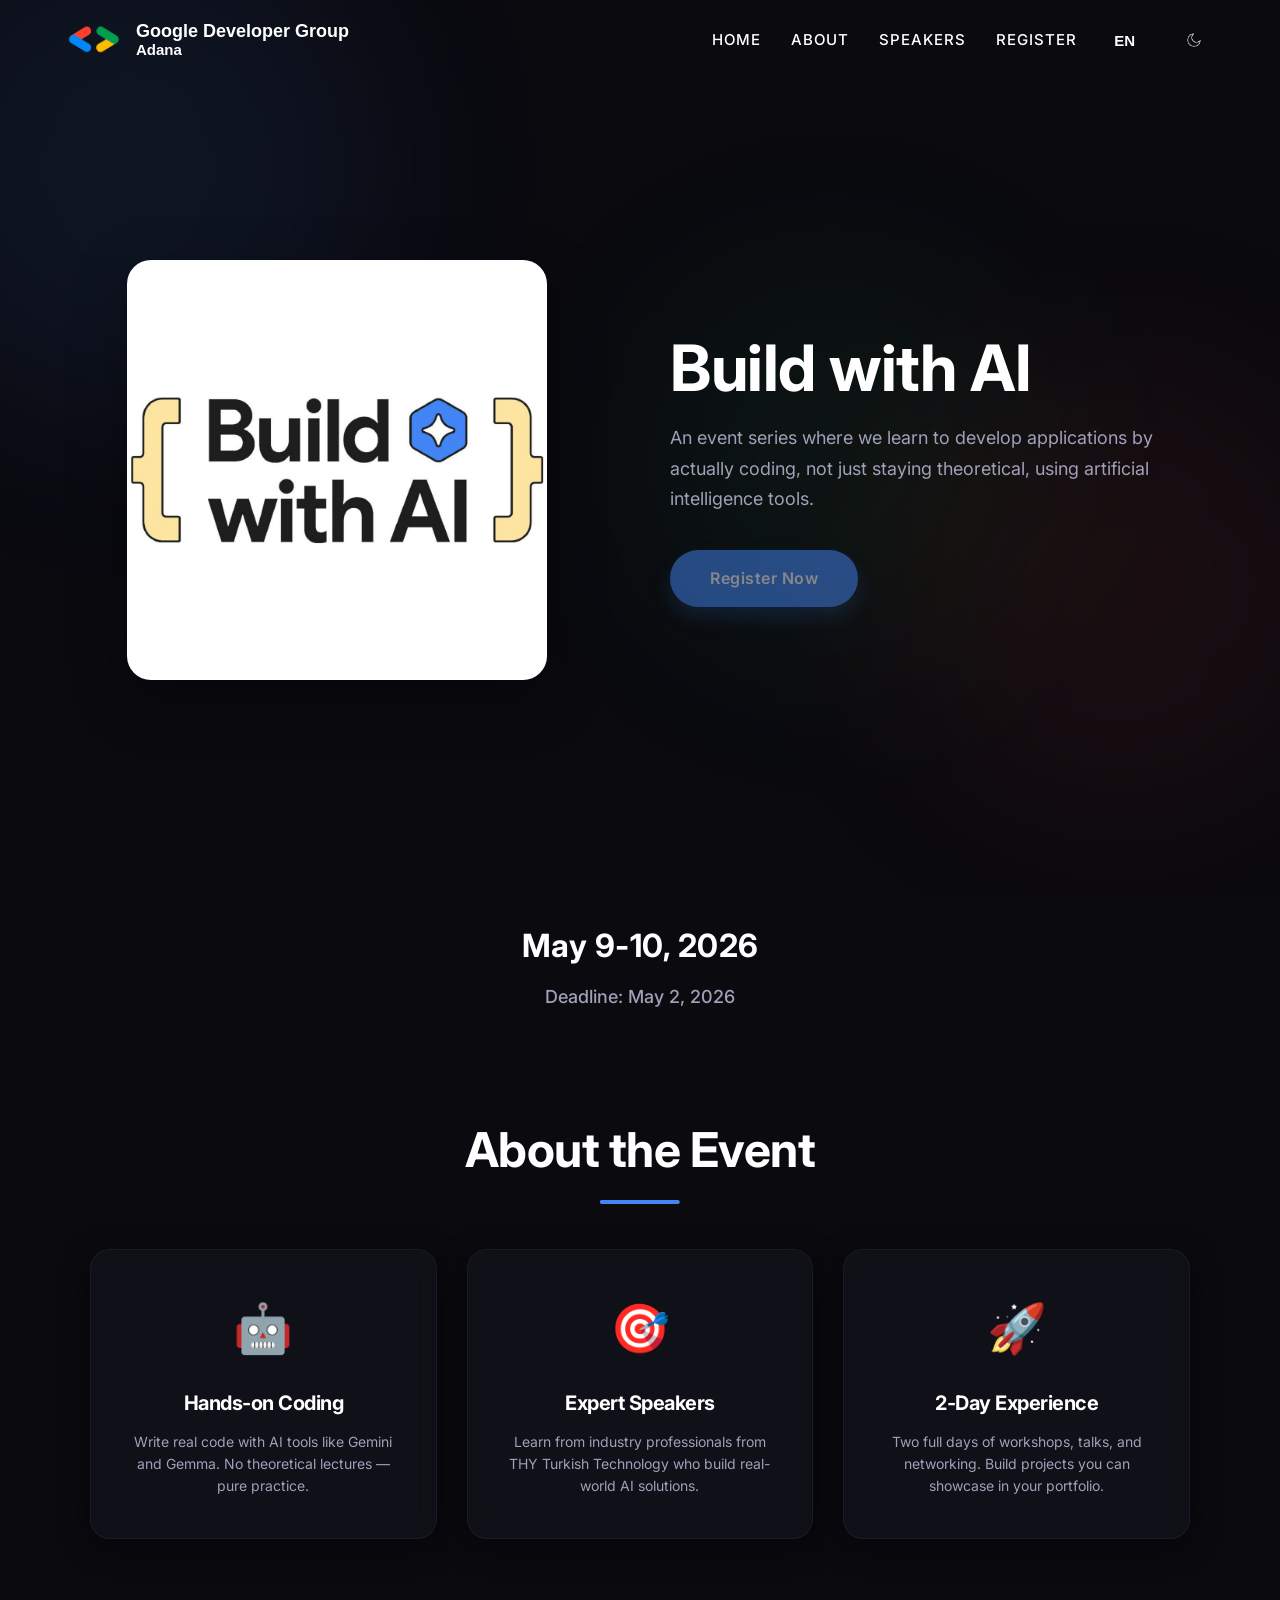
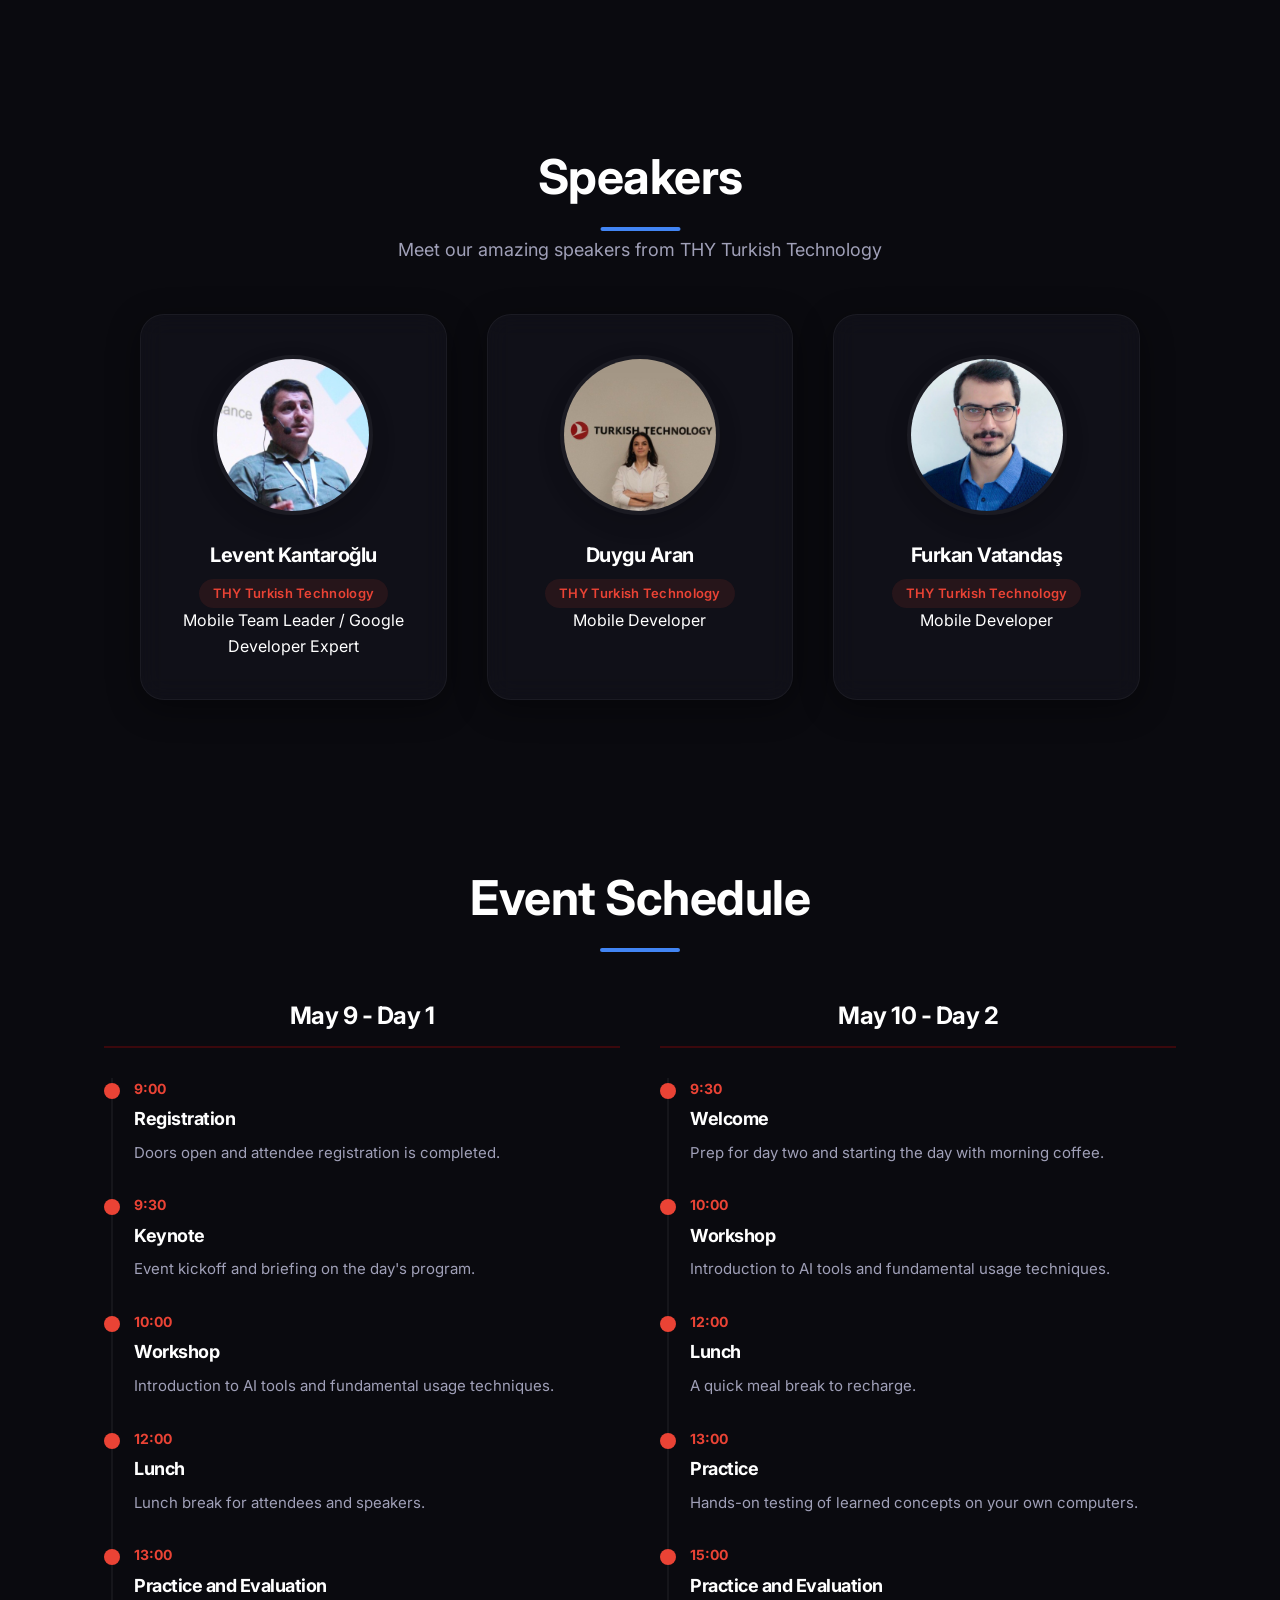
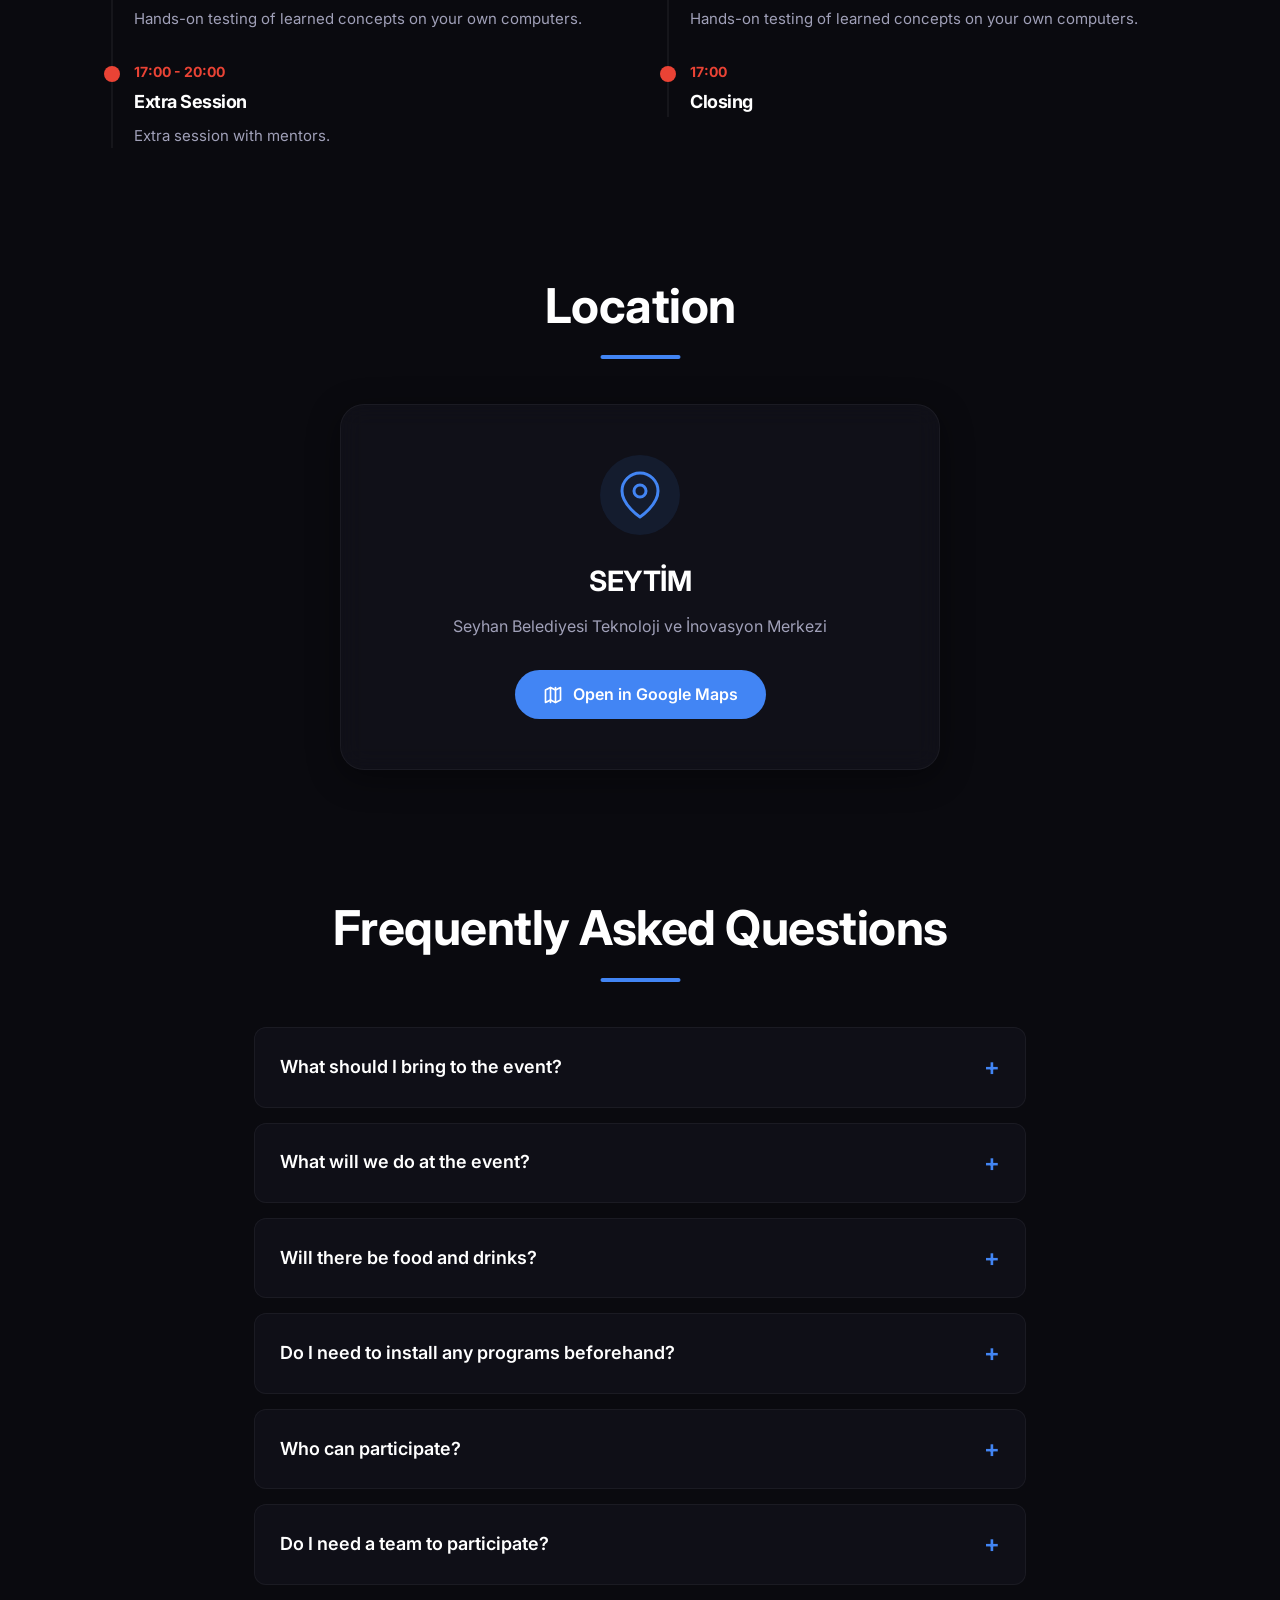
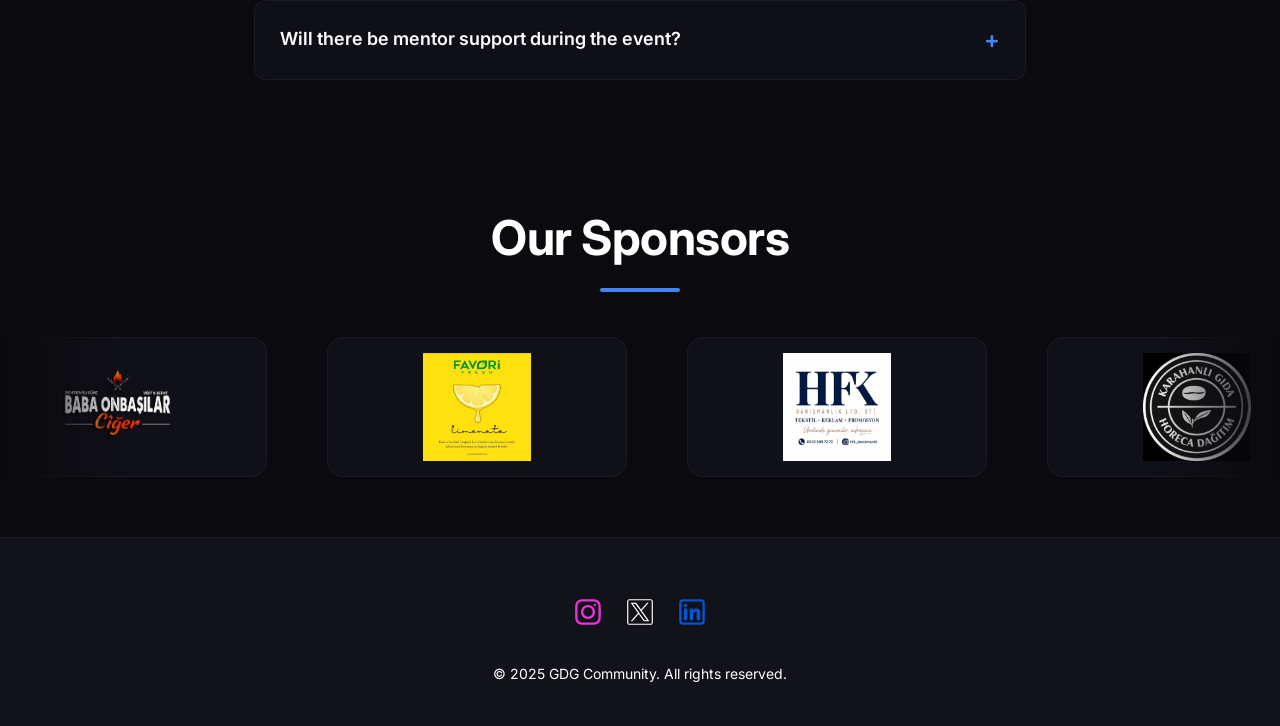
<file: buildwithai.html>
<!DOCTYPE html>
<html lang="en">

<head>
    <meta charset="UTF-8">
    <meta name="viewport" content="width=device-width, initial-scale=1.0">
    <title>Build with AI 2026 - GDG Adana</title>
    <link rel="icon" type="image/png" href="images/Logo.png?v=2">
    <meta name="description"
        content="Build with AI 2026 - GDG Adana etkinliği. Yapay zeka araçlarıyla uygulama geliştirmeyi öğrenin.">
    <link rel="preconnect" href="https://fonts.googleapis.com">
    <link rel="preconnect" href="https://fonts.gstatic.com" crossorigin>
    <link href="https://fonts.googleapis.com/css2?family=Inter:wght@300;400;500;600;700;800&display=swap"
        rel="stylesheet">
    <link rel="stylesheet" href="css/style.css">
    <link rel="stylesheet" href="css/buildwithai.css">
</head>

<body>
    <nav class="navbar">
        <div class="nav-left">
            <a href="index.html" style="text-decoration: none; color: inherit;">
                <div class="logo">
                    <img class="gdg-logo" style="width: 60px; height: 40px;" src="images/Logo.png" alt="logo">
                    <div class="logo-text-container">
                        <span class="logo-text">Google Developer Group</span>
                        <span class="logo-subtext">Adana</span>
                    </div>
                </div>
            </a>
        </div>
        <div class="nav-right">
            <ul class="nav-links">
                <li><a href="index.html" class="translate" data-en="Home" data-tr="Ana Sayfa">Home</a></li>
                <li><a href="#about-event" class="translate" data-en="About" data-tr="Hakkında">About</a></li>
                <li><a href="#speakers" class="translate" data-en="Speakers" data-tr="Konuşmacılar">Speakers</a></li>
                <li><a href="#register" class="translate" data-en="Register" data-tr="Başvuru">Register</a></li>
            </ul>
            <button class="lang-toggle desktop-lang-toggle" id="desktopLangToggle">EN</button>
            <button class="theme-toggle desktop-theme-toggle" id="themeToggle"><img id="theme"
                    style="width: 20px; height: 20px;" src="images/night-mode.png" alt="dark-light"></button>
            <div class="mobile-menu-btn" id="mobileMenuBtn">
                <span></span>
                <span></span>
                <span></span>
            </div>
        </div>
    </nav>

    <div class="mobile-menu" id="mobileMenu">
        <ul>
            <li><a href="index.html" class="translate mobile-link" data-en="Home" data-tr="Ana Sayfa">Home</a></li>
            <li><a href="#about-event" class="translate mobile-link" data-en="About" data-tr="Hakkında">About</a></li>
            <li><a href="#speakers" class="translate mobile-link" data-en="Speakers" data-tr="Konuşmacılar">Speakers</a>
            </li>
            <li><a href="#register" class="translate mobile-link" data-en="Register" data-tr="Başvuru">Register</a></li>
        </ul>
        <button class="mobile-lang-toggle" id="mobileLangToggle">
            <span class="translate" data-en="English" data-tr="Türkçe">English</span>
        </button>
        <button class="mobile-theme-toggle" id="mobileThemeToggle">
            <img id="mobileTheme" style="width: 20px; height: 20px;" src="images/night-mode.png" alt="dark-light">
            <span class="translate" data-en="Theme" data-tr="Tema">Theme</span>
        </button>
    </div>

    <div class="page-bg">
        <div class="floating-shape shape1"></div>
        <div class="floating-shape shape2"></div>
        <div class="floating-shape shape3"></div>
    </div>

    <!-- Hero Section -->
    <section class="bwai-hero" id="hero">
        <div class="bwai-hero-content">
            <div class="bwai-hero-logo">
                <img src="images/buildwithai.png" alt="Build with AI 2026">
            </div>
            <div class="bwai-hero-info">

                <h1 class="translate" data-en="Build with AI" data-tr="Build with AI">Build with AI</h1>
                <p class="bwai-hero-desc translate"
                    data-en="An event series where we learn to develop applications by actually coding, not just staying theoretical, using artificial intelligence tools."
                    data-tr="Yapay zeka araçlarını kullanarak, sadece teoride kalmayıp bizzat kod yazarak uygulama geliştirmeyi öğrendiğimiz bir etkinlik serisi.">
                    An event series where we learn to develop applications by actually coding, not just staying
                    theoretical, using artificial intelligence tools.
                </p>
                <a href="javascript:void(0)" class="cta-button translate" data-en="Register Now" data-tr="Hemen Başvur"
                    style="opacity: 0.5; cursor: not-allowed;">Register Now</a>
            </div>
        </div>
    </section>

    <!-- Event Dates Section -->
    <div class="bwai-dates-container">
        <div class="bwai-event-dates">
            <h3 class="bwai-main-date translate" data-en="May 9-10, 2026" data-tr="9-10 Mayıs 2026">9-10 Mayıs 2026</h3>
            <p class="bwai-main-deadline translate" data-en="Deadline: May 2, 2026" data-tr="Son Başvuru: 2 Mayıs 2026">
                Son Başvuru: 2 Mayıs 2026</p>
        </div>
    </div>

    <!-- About Event -->
    <section id="about-event">
        <h2 class="section-title translate" data-en="About the Event" data-tr="Etkinlik Hakkında">About the Event</h2>
        <div class="bwai-about-grid">
            <div class="bwai-about-card">
                <div class="bwai-about-icon">🤖</div>
                <h3 class="translate" data-en="Hands-on Coding" data-tr="Uygulamalı Kodlama">Hands-on Coding</h3>
                <p class="translate"
                    data-en="Write real code with AI tools like Gemini and Gemma. No theoretical lectures — pure practice."
                    data-tr="Gemini ve Gemma gibi yapay zeka araçlarıyla gerçek kod yazın. Teorik ders yok — tamamen uygulama.">
                    Write real code with AI tools like Gemini and Gemma. No theoretical lectures — pure practice.
                </p>
            </div>
            <div class="bwai-about-card">
                <div class="bwai-about-icon">🎯</div>
                <h3 class="translate" data-en="Expert Speakers" data-tr="Uzman Konuşmacılar">Expert Speakers</h3>
                <p class="translate"
                    data-en="Learn from industry professionals from THY Turkish Technology who build real-world AI solutions."
                    data-tr="Gerçek dünyada yapay zeka çözümleri geliştiren THY Turkish Technology'den sektör profesyonellerinden öğrenin.">
                    Learn from industry professionals from THY Turkish Technology who build real-world AI solutions.
                </p>
            </div>
            <div class="bwai-about-card">
                <div class="bwai-about-icon">🚀</div>
                <h3 class="translate" data-en="2-Day Experience" data-tr="2 Günlük Deneyim">2-Day Experience</h3>
                <p class="translate"
                    data-en="Two full days of workshops, talks, and networking. Build projects you can showcase in your portfolio."
                    data-tr="İki tam gün atölye, konuşma ve ağ oluşturma. Portföyünüzde sergileyebileceğiniz projeler oluşturun.">
                    Two full days of workshops, talks, and networking. Build projects you can showcase in your
                    portfolio.
                </p>
            </div>
        </div>
    </section>

    <!-- Speakers Section -->
    <section id="speakers">
        <h2 class="section-title translate" data-en="Speakers" data-tr="Konuşmacılar">Speakers</h2>
        <p class="bwai-speakers-subtitle translate" data-en="Meet our amazing speakers from THY Turkish Technology"
            data-tr="THY Turkish Technology'den harika konuşmacılarımızla tanışın">
            Meet our amazing speakers from THY Turkish Technology
        </p>
        <div class="bwai-speakers-grid">
            <div class="bwai-speaker-card">
                <div class="bwai-speaker-photo">
                    <img src="images/levent_kantarcıoglu.jpg" alt="Levent Kantarcıoğlu">
                </div>
                <div class="bwai-speaker-info">
                    <h3>Levent Kantaroğlu</h3>
                    <span class="bwai-speaker-company">THY Turkish Technology</span>
                    <p class="translate" data-en="Mobile Team Leader / Google Developer Expert"
                        data-tr="Mobil Takım Lideri / Google Developer Expert">
                        Mobil Takım Lideri / Google Developer Expert
                    </p>
                </div>
            </div>
            <div class="bwai-speaker-card">
                <div class="bwai-speaker-photo">
                    <img src="images/duygu_aran.jpg" alt="Duygu Aran">
                </div>
                <div class="bwai-speaker-info">
                    <h3>Duygu Aran</h3>
                    <span class="bwai-speaker-company">THY Turkish Technology</span>
                    <p class="translate" data-en="Mobile Developer" data-tr="Mobil Geliştirici">
                        Mobil Geliştirici
                    </p>
                </div>
            </div>
            <div class="bwai-speaker-card">
                <div class="bwai-speaker-photo">
                    <img src="images/furkan_vatandaş.jpg" alt="Furkan Vatandaş">
                </div>
                <div class="bwai-speaker-info">
                    <h3>Furkan Vatandaş</h3>
                    <span class="bwai-speaker-company">THY Turkish Technology</span>
                    <p class="translate" data-en="Mobile Developer" data-tr="Mobil Geliştirici">
                        Mobil Geliştirici
                    </p>
                </div>
            </div>
        </div>
    </section>

    <!-- Schedule Section -->
    <section id="schedule" class="bwai-schedule-section">
        <h2 class="section-title translate" data-en="Event Schedule" data-tr="Etkinlik Akışı">Event Schedule</h2>
        <div class="bwai-schedule-container">
            <!-- Day 1 -->
            <div class="bwai-schedule-day">
                <h3 class="bwai-day-title translate" data-en="May 9 - Day 1" data-tr="9 Mayıs - 1. Gün">9 Mayıs - 1. Gün
                </h3>
                <div class="bwai-timeline">
                    <div class="bwai-timeline-item">
                        <div class="bwai-timeline-time">9:00</div>
                        <div class="bwai-timeline-content">
                            <h4 class="translate" data-en="Registration" data-tr="Kayıt">Kayıt</h4>
                            <p class="translate" data-en="Doors open and attendee registration is completed."
                                data-tr="Kapı açılışı ve katılımcı kayıtlarının tamamlanması süreci.">Kapı açılışı ve
                                katılımcı kayıtlarının tamamlanması süreci.</p>
                        </div>
                    </div>
                    <div class="bwai-timeline-item">
                        <div class="bwai-timeline-time">9:30</div>
                        <div class="bwai-timeline-content">
                            <h4 class="translate" data-en="Keynote" data-tr="Açılış">Açılış</h4>
                            <p class="translate" data-en="Event kickoff and briefing on the day's program."
                                data-tr="Etkinliğe resmi başlangıç ve günün programı hakkında detaylı bilgilendirme.">
                                Etkinliğe resmi başlangıç ve günün programı hakkında detaylı bilgilendirme.</p>
                        </div>
                    </div>
                    <div class="bwai-timeline-item">
                        <div class="bwai-timeline-time">10:00</div>
                        <div class="bwai-timeline-content">
                            <h4 class="translate" data-en="Workshop" data-tr="Atölye">Atölye</h4>
                            <p class="translate" data-en="Introduction to AI tools and fundamental usage techniques."
                                data-tr="Yapay zeka araçlarına giriş ve temel kullanım tekniklerinin gösterilmesi.">
                                Yapay zeka araçlarına giriş ve temel kullanım tekniklerinin gösterilmesi.</p>
                        </div>
                    </div>
                    <div class="bwai-timeline-item">
                        <div class="bwai-timeline-time">12:00</div>
                        <div class="bwai-timeline-content">
                            <h4 class="translate" data-en="Lunch" data-tr="Öğle Yemeği">Öğle Yemeği</h4>
                            <p class="translate" data-en="Lunch break for attendees and speakers."
                                data-tr="Katılımcılar ve konuşmacılar için öğle yemeği ve dinlenme arası.">Katılımcılar
                                ve konuşmacılar için öğle yemeği ve dinlenme arası.</p>
                        </div>
                    </div>
                    <div class="bwai-timeline-item">
                        <div class="bwai-timeline-time">13:00</div>
                        <div class="bwai-timeline-content">
                            <h4 class="translate" data-en="Practice and Evaluation" data-tr="Uygulama ve Değerlendirme">
                                Uygulama ve Değerlendirme</h4>
                            <p class="translate" data-en="Hands-on testing of learned concepts on your own computers."
                                data-tr="Öğrenilen teorik bilgilerin bilgisayarlarınızda uygulamalı olarak test edilmesi.">
                                Öğrenilen teorik bilgilerin bilgisayarlarınızda uygulamalı olarak test edilmesi.</p>
                        </div>
                    </div>
                    <div class="bwai-timeline-item">
                        <div class="bwai-timeline-time">17:00 - 20:00</div>
                        <div class="bwai-timeline-content">
                            <h4 class="translate" data-en="Extra Session" data-tr="Ek Oturum">Ek Oturum</h4>
                            <p class="translate" data-en="Extra session with mentors." data-tr="Mentörlerle ek oturum.">
                                Mentörlerle ek oturum.</p>
                        </div>
                    </div>
                </div>
            </div>

            <!-- Day 2 -->
            <div class="bwai-schedule-day">
                <h3 class="bwai-day-title translate" data-en="May 10 - Day 2" data-tr="10 Mayıs - 2. Gün">10 Mayıs - 2.
                    Gün</h3>
                <div class="bwai-timeline">
                    <div class="bwai-timeline-item">
                        <div class="bwai-timeline-time">9:30</div>
                        <div class="bwai-timeline-content">
                            <h4 class="translate" data-en="Welcome" data-tr="Karşılama">Karşılama</h4>
                            <p class="translate" data-en="Prep for day two and starting the day with morning coffee."
                                data-tr="İkinci güne hazırlık ve sabah kahvesi eşliğinde enerji toplayarak güne başlama.">
                                İkinci güne hazırlık ve sabah kahvesi eşliğinde enerji toplayarak güne başlama.</p>
                        </div>
                    </div>
                    <div class="bwai-timeline-item">
                        <div class="bwai-timeline-time">10:00</div>
                        <div class="bwai-timeline-content">
                            <h4 class="translate" data-en="Workshop" data-tr="Atölye">Atölye</h4>
                            <p class="translate" data-en="Introduction to AI tools and fundamental usage techniques."
                                data-tr="Yapay zeka araçlarına giriş ve temel kullanım tekniklerinin gösterilmesi.">
                                Yapay zeka araçlarına giriş ve temel kullanım tekniklerinin gösterilmesi.</p>
                        </div>
                    </div>
                    <div class="bwai-timeline-item">
                        <div class="bwai-timeline-time">12:00</div>
                        <div class="bwai-timeline-content">
                            <h4 class="translate" data-en="Lunch" data-tr="Öğle Yemeği">Öğle Yemeği</h4>
                            <p class="translate" data-en="A quick meal break to recharge."
                                data-tr="Projeye kısa bir ara verip yemek eşliğinde enerji toplama molası.">Projeye kısa
                                bir ara verip yemek eşliğinde enerji toplama molası.</p>
                        </div>
                    </div>
                    <div class="bwai-timeline-item">
                        <div class="bwai-timeline-time">13:00</div>
                        <div class="bwai-timeline-content">
                            <h4 class="translate" data-en="Practice" data-tr="Uygulama">Uygulama</h4>
                            <p class="translate" data-en="Hands-on testing of learned concepts on your own computers."
                                data-tr="Öğrenilen teorik bilgilerin bilgisayarlarınızda uygulamalı olarak test edilmesi.">
                                Öğrenilen teorik bilgilerin bilgisayarlarınızda uygulamalı olarak test edilmesi.</p>
                        </div>
                    </div>

                    <div class="bwai-timeline-item">
                        <div class="bwai-timeline-time">15:00</div>
                        <div class="bwai-timeline-content">
                            <h4 class="translate" data-en="Practice and Evaluation" data-tr="Uygulama ve Değerlendirme">
                                Uygulama ve Değerlendirme</h4>
                            <p class="translate" data-en="Hands-on testing of learned concepts on your own computers."
                                data-tr="Öğrenilen teorik bilgilerin bilgisayarlarınızda uygulamalı olarak test edilmesi.">
                                Öğrenilen teorik bilgilerin bilgisayarlarınızda uygulamalı olarak test edilmesi.</p>
                        </div>
                    </div>
                    <div class="bwai-timeline-item">
                        <div class="bwai-timeline-time">17:00</div>
                        <div class="bwai-timeline-content">
                            <h4 class="translate" data-en="Closing" data-tr="Kapanış">Kapanış</h4>

                        </div>
                    </div>
                </div>
            </div>
        </div>
    </section>

    <!-- Location Section -->
    <section id="location" class="bwai-location-section">
        <h2 class="section-title translate" data-en="Location" data-tr="Konum">Location</h2>
        <div class="bwai-location-card">
            <div class="bwai-location-icon">
                <svg width="48" height="48" viewBox="0 0 24 24" fill="none" stroke="currentColor" stroke-width="1.5"
                    stroke-linecap="round" stroke-linejoin="round">
                    <path d="M21 10c0 7-9 13-9 13s-9-6-9-13a9 9 0 0 1 18 0z"></path>
                    <circle cx="12" cy="10" r="3"></circle>
                </svg>
            </div>
            <h3 class="bwai-location-name">SEYTİM</h3>
            <p class="bwai-location-desc">Seyhan Belediyesi Teknoloji ve İnovasyon Merkezi</p>
            <a href="https://www.google.com/maps/place/Seytim+-+Seyhan+Belediyesi+Teknoloji+ve+%C4%B0novasyon+Merkezi/@37.0286961,35.3073886,665m/data=!3m2!1e3!4b1!4m6!3m5!1s0x15288fc8018d7b2d:0x95e693ff4a6bc7c2!8m2!3d37.0286961!4d35.3073886!16s%2Fg%2F11ryf43mwc?entry=ttu&g_ep=EgoyMDI2MDQyMi4wIKXMDSoASAFQAw%3D%3D"
                target="_blank" class="bwai-map-button">
                <svg width="20" height="20" viewBox="0 0 24 24" fill="none" stroke="currentColor" stroke-width="2"
                    stroke-linecap="round" stroke-linejoin="round">
                    <polygon points="3 6 9 3 15 6 21 3 21 18 15 21 9 18 3 21"></polygon>
                    <line x1="9" y1="3" x2="9" y2="21"></line>
                    <line x1="15" y1="3" x2="15" y2="21"></line>
                </svg>
                <span class="translate" data-en="Open in Google Maps" data-tr="Google Haritalar'da Aç">Open in Google
                    Maps</span>
            </a>
        </div>
    </section>

    <!-- FAQ Section -->
    <section id="faq" class="bwai-faq-section">
        <h2 class="section-title translate" data-en="Frequently Asked Questions" data-tr="Sıkça Sorulan Sorular">FAQ
        </h2>
        <div class="faq-container">
            <div class="faq-item">
                <div class="faq-question" onclick="toggleFaq(this)">
                    <span class="translate" data-en="What should I bring to the event?"
                        data-tr="Etkinliğe gelirken ne getirmeliyim?">Etkinliğe gelirken ne getirmeliyim?</span>
                    <span class="faq-toggle">+</span>
                </div>
                <div class="faq-answer">
                    <p class="translate"
                        data-en="Participants should bring their own laptops. We also recommend bringing a charger and personal necessities."
                        data-tr="Katılımcıların kendi bilgisayarlarını getirmeleri gerekmektedir. Ayrıca şarj aleti ve kişisel ihtiyaçlarınızı da yanınıza almanızı öneririz.">
                        Participants should bring their own laptops. We also recommend bringing a charger and personal
                        necessities.</p>
                </div>
            </div>
            <div class="faq-item">
                <div class="faq-question" onclick="toggleFaq(this)">
                    <span class="translate" data-en="What will we do at the event?"
                        data-tr="Etkinlikte ne yapacağız?">Etkinlikte ne yapacağız?</span>
                    <span class="faq-toggle">+</span>
                </div>
                <div class="faq-answer">
                    <p class="translate"
                        data-en="During the event, participants will develop their own applications using Google technologies. The main technologies to be used are Flutter, Firebase, and artificial intelligence tools."
                        data-tr="Etkinlik boyunca katılımcılar, Google teknolojilerini kullanarak kendi uygulamalarını geliştirecekler. Kullanılacak başlıca teknolojiler: Flutter, Firebase, Yapay zeka araçları">
                        During the event, participants will develop their own applications using Google technologies.
                        The main technologies to be used are Flutter, Firebase, and artificial intelligence tools.</p>
                </div>
            </div>
            <div class="faq-item">
                <div class="faq-question" onclick="toggleFaq(this)">
                    <span class="translate" data-en="Will there be food and drinks?"
                        data-tr="Yemek ve içecek olacak mı?">Yemek ve içecek olacak
                        mı?</span>
                    <span class="faq-toggle">+</span>
                </div>
                <div class="faq-answer">
                    <p class="translate"
                        data-en="Yes! During the event, food and drinks will be provided to the participants."
                        data-tr="Evet! Etkinlik süresince katılımcılara yemek ve içecek ikramı sağlanacaktır.">Evet!
                        Etkinlik
                        süresince katılımcılara yemek ve içecek ikramı sağlanacaktır.</p>
                </div>
            </div>
            <div class="faq-item">
                <div class="faq-question" onclick="toggleFaq(this)">
                    <span class="translate" data-en="Do I need to install any programs beforehand?"
                        data-tr="Önceden yüklemem gereken programlar var mı?">Önceden yüklemem gereken programlar
                        var mı?</span>
                    <span class="faq-toggle">+</span>
                </div>
                <div class="faq-answer">
                    <p class="translate"
                        data-en="Yes, you need to install the following tools before the event: Flutter SDK, A mobile emulator"
                        data-tr="Evet, etkinlik öncesinde aşağıdaki araçların kurulu olması gerekmektedir:

                        Flutter SDK
                        Bir mobil emülatör">Evet, etkinlik öncesinde aşağıdaki araçların kurulu olması gerekmektedir:

                        Flutter SDK
                        Bir mobil emülatör</p>
                </div>
            </div>
            <div class="faq-item">
                <div class="faq-question" onclick="toggleFaq(this)">
                    <span class="translate" data-en="Who can participate?" data-tr="Kimler katılabilir?">Kimler
                        katılabilir?</span>
                    <span class="faq-toggle">+</span>
                </div>
                <div class="faq-answer">
                    <p class="translate"
                        data-en="Anyone interested in software development can participate in the event. It is suitable for everyone from beginner to advanced levels."
                        data-tr="Yazılım geliştirmeye ilgi duyan herkes etkinliğe katılabilir.
Başlangıç seviyesinden ileri seviyeye kadar herkese uygundur.">Yazılım geliştirmeye ilgi duyan herkes
                        etkinliğe katılabilir.
                        Başlangıç seviyesinden ileri seviyeye kadar herkese uygundur.</p>
                </div>
            </div>
            <div class="faq-item">
                <div class="faq-question" onclick="toggleFaq(this)">
                    <span class="translate" data-en="Do I need a team to participate?"
                        data-tr="Katılmak için ekip gerekli mi?">Katılmak için ekip gerekli mi?</span>
                    <span class="faq-toggle">+</span>
                </div>
                <div class="faq-answer">
                    <p class="translate"
                        data-en="No, you can participate individually. You can form a team during the event." data-tr="Hayır, bireysel olarak da katılabilirsiniz.
Etkinlik sırasında ekip oluşturabilirsiniz.">Hayır,
                        bireysel olarak da katılabilirsiniz.
                        Etkinlik sırasında ekip oluşturabilirsiniz.</p>
                </div>
            </div>
            <div class="faq-item">
                <div class="faq-question" onclick="toggleFaq(this)">
                    <span class="translate" data-en="Will there be mentor support during the event?"
                        data-tr="Etkinlik boyunca mentör desteği olacak mı?">Etkinlik boyunca mentör desteği olacak
                        mı?</span>
                    <span class="faq-toggle">+</span>
                </div>
                <div class="faq-answer">
                    <p class="translate"
                        data-en="Yes! During the event, you will receive support from experienced mentors for your projects."
                        data-tr="Evet! Etkinlik süresince projeleriniz için deneyimli mentörlerden destek alabilirsiniz.">
                        Evet!
                        Etkinlik
                        süresince projeleriniz için deneyimli mentörlerden destek alabilirsiniz.</p>
                </div>
            </div>
        </div>
    </section>

    <!-- Sponsors Section -->
    <section id="sponsors" class="bwai-sponsors-section">
        <h2 class="section-title translate" data-en="Our Sponsors" data-tr="Sponsorlarımız">Our Sponsors</h2>
        <div class="bwai-sponsors-marquee">
            <div class="bwai-sponsors-track" id="sponsorsTrack">
                <!-- Sponsor logos — replace src with actual sponsor logo paths -->
                <div class="bwai-sponsor-item"><img src="images/sponsors/babaonbaşılar logo.png" alt="Sponsor 1"></div>
                <div class="bwai-sponsor-item"><img src="images/sponsors/favori.jpeg" alt="Sponsor 2"></div>
                <div class="bwai-sponsor-item"><img src="images/sponsors/HFK.jpeg" alt="Sponsor 3"></div>
                <div class="bwai-sponsor-item"><img src="images/sponsors/karahanlı_gıda.jpeg" alt="Sponsor 4"></div>
                <div class="bwai-sponsor-item"><img src="images/sponsors/karahanlı_gıda_2.jpeg" alt="Sponsor 5"></div>
                <div class="bwai-sponsor-item"><img src="images/sponsors/tatlıcı_köse.png" alt="Sponsor 6"></div>
                <div class="bwai-sponsor-item"><img src="images/sponsors/kroom.png" alt="Sponsor 7"></div>
            </div>
        </div>
    </section>

    <!-- Scroll to Top Button -->
    <button class="scroll-to-top" id="scrollToTop" aria-label="Scroll to top">
        <svg width="24" height="24" viewBox="0 0 24 24" fill="none" stroke="currentColor" stroke-width="2.5"
            stroke-linecap="round" stroke-linejoin="round">
            <polyline points="18 15 12 9 6 15"></polyline>
        </svg>
    </button>

    <footer>
        <div class="social-links">
            <a href="https://www.instagram.com/gdg_adana/" target="_blank"><svg width="24px" height="24px"
                    viewBox="0 0 24 24" fill="none" xmlns="http://www.w3.org/2000/svg">
                    <g>
                        <path fill-rule="evenodd" clip-rule="evenodd"
                            d="M12 18C15.3137 18 18 15.3137 18 12C18 8.68629 15.3137 6 12 6C8.68629 6 6 8.68629 6 12C6 15.3137 8.68629 18 12 18ZM12 16C14.2091 16 16 14.2091 16 12C16 9.79086 14.2091 8 12 8C9.79086 8 8 9.79086 8 12C8 14.2091 9.79086 16 12 16Z"
                            fill="#eb34d8"></path>
                        <path
                            d="M18 5C17.4477 5 17 5.44772 17 6C17 6.55228 17.4477 7 18 7C18.5523 7 19 6.55228 19 6C19 5.44772 18.5523 5 18 5Z"
                            fill="#eb34d8"></path>
                        <path fill-rule="evenodd" clip-rule="evenodd"
                            d="M1.65396 4.27606C1 5.55953 1 7.23969 1 10.6V13.4C1 16.7603 1 18.4405 1.65396 19.7239C2.2292 20.8529 3.14708 21.7708 4.27606 22.346C5.55953 23 7.23969 23 10.6 23H13.4C16.7603 23 18.4405 23 19.7239 22.346C20.8529 21.7708 21.7708 20.8529 22.346 19.7239C23 18.4405 23 16.7603 23 13.4V10.6C23 7.23969 23 5.55953 22.346 4.27606C21.7708 3.14708 20.8529 2.2292 19.7239 1.65396C18.4405 1 16.7603 1 13.4 1H10.6C7.23969 1 5.55953 1 4.27606 1.65396C3.14708 2.2292 2.2292 3.14708 1.65396 4.27606ZM13.4 3H10.6C8.88684 3 7.72225 3.00156 6.82208 3.0751C5.94524 3.14674 5.49684 3.27659 5.18404 3.43597C4.43139 3.81947 3.81947 4.43139 3.43597 5.18404C3.27659 5.49684 3.14674 5.94524 3.0751 6.82208C3.00156 7.72225 3 8.88684 3 10.6V13.4C3 15.1132 3.00156 16.2777 3.0751 17.1779C3.14674 18.0548 3.27659 18.5032 3.43597 18.816C3.81947 19.5686 4.43139 20.1805 5.18404 20.564C5.49684 20.7234 5.94524 20.8533 6.82208 20.9249C7.72225 20.9984 8.88684 21 10.6 21H13.4C15.1132 21 16.2777 20.9984 17.1779 20.9249C18.0548 20.8533 18.5032 20.7234 18.816 20.564C19.5686 20.1805 20.1805 19.5686 20.564 18.816C20.7234 18.5032 20.8533 18.0548 20.9249 17.1779C20.9984 16.2777 21 15.1132 21 13.4V10.6C21 8.88684 20.9984 7.72225 20.9249 6.82208C20.8533 5.94524 20.7234 5.49684 20.564 5.18404C20.1805 4.43139 19.5686 3.81947 18.816 3.43597C18.5032 3.27659 18.0548 3.14674 17.1779 3.0751C16.2777 3.00156 15.1132 3 13.4 3Z"
                            fill="#eb34d8"></path>
                    </g>
                </svg></a>
            <a href="https://x.com/gdg_adana" target="_blank">
                <svg style="fill: white;" xmlns="http://www.w3.org/2000/svg" width="24px" height="24px"
                    viewBox="0 0 24 24">
                    <g>
                        <path
                            d="M21.159809,2C21.623091,2,22,2.376909,22,2.840191v18.319618C22,21.623091,21.623091,22,21.159809,22H2.84019   C2.37691,22,2,21.623091,2,21.159809V2.840191C2,2.376909,2.37691,2,2.84019,2H21.159809 M21.159809,1H2.84019   C1.82388,1,1,1.823879,1,2.840191v18.319618C1,22.176121,1.82388,23,2.84019,23h18.319618C22.176121,23,23,22.176121,23,21.159809   V2.840191C23,1.823879,22.176121,1,21.159809,1L21.159809,1z" />
                    </g>
                    <path
                        d="M13.523985,10.775623L19.480984,4h-1.41143l-5.174801,5.88195L8.764665,4H4l6.246901,8.895341L4,20h1.411431  l5.461361-6.21299L15.235336,20H20L13.523985,10.775623z M11.590199,12.973429l-0.633908-0.886331L5.920428,5.041171h2.168246  l4.065295,5.6884l0.631236,0.886331l5.283681,7.39365H15.90064L11.590199,12.973429z" />
                </svg>
            </a>
            <a href="https://tr.linkedin.com/company/gdg-adana" target="_blank"><svg width="25px" height="25px"
                    viewBox="0 0 24 24" fill="none" xmlns="http://www.w3.org/2000/svg">
                    <g>
                        <path
                            d="M6.5 8C7.32843 8 8 7.32843 8 6.5C8 5.67157 7.32843 5 6.5 5C5.67157 5 5 5.67157 5 6.5C5 7.32843 5.67157 8 6.5 8Z"
                            fill="#0056d6"></path>
                        <path
                            d="M5 10C5 9.44772 5.44772 9 6 9H7C7.55228 9 8 9.44771 8 10V18C8 18.5523 7.55228 19 7 19H6C5.44772 19 5 18.5523 5 18V10Z"
                            fill="#0056d6"></path>
                        <path
                            d="M11 19H12C12.5523 19 13 18.5523 13 18V13.5C13 12 16 11 16 13V18.0004C16 18.5527 16.4477 19 17 19H18C18.5523 19 19 18.5523 19 18V12C19 10 17.5 9 15.5 9C13.5 9 13 10.5 13 10.5V10C13 9.44771 12.5523 9 12 9H11C10.4477 9 10 9.44772 10 10V18C10 18.5523 10.4477 19 11 19Z"
                            fill="#0056d6"></path>
                        <path fill-rule="evenodd" clip-rule="evenodd"
                            d="M20 1C21.6569 1 23 2.34315 23 4V20C23 21.6569 21.6569 23 20 23H4C2.34315 23 1 21.6569 1 20V4C1 2.34315 2.34315 1 4 1H20ZM20 3C20.5523 3 21 3.44772 21 4V20C21 20.5523 20.5523 21 20 21H4C3.44772 21 3 20.5523 3 20V4C3 3.44772 3.44772 3 4 3H20Z"
                            fill="#0056d6"></path>
                    </g>
                </svg></a>
        </div>
        <p class="translate" data-en="© 2025 GDG Community. All rights reserved."
            data-tr="© 2025 GDG Topluluğu. Tüm hakları saklıdır." style="color: white;">&copy; 2025 GDG Community. All
            rights reserved.</p>
    </footer>

    <script src="js/buildwithai.js"></script>
</body>

</html>
</file>
<file: css/style.css>
/* General Reset */
* {
    margin: 0;
    padding: 0;
    box-sizing: border-box;
}

:root {
    --bg-primary: #ffffff;
    --bg-secondary: #f8f9fa;
    --text-primary: #1a1a2e;
    --text-secondary: #4a4a68;
    --google-blue: #4285f4;
    --google-red: #ea4335;
    --google-yellow: #fbbc04;
    --google-green: #34a853;
    --card-bg: rgba(255, 255, 255, 0.7);
    --card-border: rgba(66, 133, 244, 0.15);
    --glass-shadow: 0 8px 32px rgba(31, 38, 135, 0.07);
    --glass-blur: blur(12px);
}

body:not(.light-mode) {
    --bg-primary: #0a0a0f;
    --bg-secondary: #12121a;
    --text-primary: #ffffff;
    --text-secondary: #a0a0b8;
    --card-bg: rgba(20, 20, 30, 0.6);
    --card-border: rgba(255, 255, 255, 0.05);
    --glass-shadow: 0 8px 32px rgba(0, 0, 0, 0.4);
}

body {
    font-family: 'Inter', sans-serif;
    background: var(--bg-primary);
    color: var(--text-primary);
    transition: background 0.4s ease, color 0.4s ease;
    overflow-x: hidden;
    line-height: 1.6;
}

/* Typography */
h1,
h2,
h3,
h4,
h5,
h6 {
    font-weight: 700;
    letter-spacing: -0.5px;
}

/* Background Elements */
.page-bg {
    position: fixed;
    top: 0;
    left: 0;
    width: 100%;
    height: 100%;
    z-index: -1;
    overflow: hidden;
    pointer-events: none;
}

#bg-video {
    position: absolute;
    top: 50%;
    left: 50%;
    min-width: 100%;
    min-height: 100%;
    width: auto;
    height: auto;
    transform: translateX(-50%) translateY(-50%);
    object-fit: cover;
    z-index: -1;
    opacity: 0.15;
    /* Hafif silik görünmesi için */
    transition: opacity 0.4s ease;
}

body.light-mode #bg-video {
    opacity: 0.05;
    /* Light mode'da daha da silik */
}

.floating-shape {
    position: absolute;
    border-radius: 50%;
    filter: blur(100px);
    opacity: 0.6;
    animation: float 20s infinite ease-in-out alternate;
}

.shape1 {
    width: 40vw;
    height: 40vw;
    background: rgba(66, 133, 244, 0.15);
    top: -10%;
    left: -10%;
}

.shape2 {
    width: 35vw;
    height: 35vw;
    background: rgba(234, 67, 53, 0.12);
    bottom: 10%;
    right: -5%;
    animation-delay: -5s;
}

.shape3 {
    width: 30vw;
    height: 30vw;
    background: rgba(52, 168, 83, 0.12);
    top: 30%;
    left: 50%;
    animation-delay: -10s;
}

@keyframes float {
    0% {
        transform: translate(0, 0) scale(1);
    }

    100% {
        transform: translate(5vw, 5vw) scale(1.1);
    }
}

/* Navbar */
.navbar {
    position: fixed;
    top: 0;
    width: 100%;
    padding: 20px 5%;
    display: flex;
    justify-content: space-between;
    align-items: center;
    background: transparent;
    z-index: 1000;
    transition: all 0.4s ease;
}

.navbar.scrolled {
    padding: 15px 5%;
    background: var(--card-bg);
    backdrop-filter: var(--glass-blur);
    -webkit-backdrop-filter: var(--glass-blur);
    border-bottom: 1px solid var(--card-border);
    box-shadow: var(--glass-shadow);
}

.nav-left .logo {
    font-size: 24px;
    font-weight: 800;
    display: flex;
    align-items: center;
    gap: 12px;
}

.logo-text-container {
    display: flex;
    flex-direction: column;
    line-height: 1.1;
    font-family: 'Google Sans', 'Product Sans', sans-serif;
}

.logo-text {
    font-size: 18px;
    font-weight: 700;
    color: var(--text-primary);
}

.logo-subtext {
    font-size: 15px;
    font-weight: 600;
    color: var(--text-primary);
}

.nav-right {
    display: flex;
    align-items: center;
    gap: 25px;
}

.nav-links {
    display: flex;
    gap: 30px;
    list-style: none;
}

.nav-links a {
    color: var(--text-primary);
    text-decoration: none;
    font-weight: 500;
    font-size: 15px;
    text-transform: uppercase;
    letter-spacing: 1px;
    transition: color 0.3s;
    position: relative;
}

.nav-links a::after {
    content: '';
    position: absolute;
    width: 0;
    height: 2px;
    bottom: -5px;
    left: 0;
    background-color: var(--google-blue);
    transition: width 0.3s ease;
}

.nav-links a:hover::after {
    width: 100%;
}

.theme-toggle,
.lang-toggle {
    background: transparent;
    border: none;
    cursor: pointer;
    font-size: 15px;
    font-weight: 600;
    color: var(--text-primary);
    display: flex;
    align-items: center;
    gap: 8px;
    padding: 8px 12px;
    border-radius: 8px;
    transition: background 0.3s;
}

.theme-toggle:hover,
.lang-toggle:hover {
    background: var(--card-border);
}

/* Removed redundant invert filters since JS swaps the images */

/* Hero Slider */
.hero {
    position: relative;
    height: 100vh;
    width: 100%;
    overflow: hidden;
    display: flex;
    align-items: center;
    justify-content: center;
    padding-top: 80px;
}

.hero-slider {
    position: absolute;
    top: 0;
    left: 0;
    width: 100%;
    height: 100%;
}

.slide {
    position: absolute;
    top: 0;
    left: 0;
    width: 100%;
    height: 100%;
    opacity: 0;
    transform: scale(1.05);
    transition: opacity 1s ease, transform 1s ease;
    display: flex;
    align-items: center;
    justify-content: center;
    z-index: 1;
    pointer-events: none;
}

.slide.active {
    opacity: 1;
    transform: scale(1);
    z-index: 2;
    pointer-events: auto;
}

.hero-content {
    text-align: center;
    max-width: 900px;
    padding: 0 20px;
    z-index: 3;
}

.hero-content h1 {
    font-size: clamp(40px, 6vw, 80px);
    margin-bottom: 25px;
    line-height: 1.1;
    color: var(--text-primary);
    opacity: 0;
    transform: translateY(30px);
    transition: all 0.8s cubic-bezier(0.2, 0.8, 0.2, 1) 0.3s;
}

.slide.active .hero-content h1 {
    opacity: 1;
    transform: translateY(0);
}

.hero-content p {
    font-size: clamp(18px, 2.5vw, 24px);
    color: var(--text-secondary);
    margin-bottom: 40px;
    opacity: 0;
    transform: translateY(30px);
    transition: all 0.8s cubic-bezier(0.2, 0.8, 0.2, 1) 0.5s;
    font-weight: 400;
}

.slide.active .hero-content p {
    opacity: 1;
    transform: translateY(0);
}

.hero-content .cta-button {
    opacity: 0;
    transform: translateY(30px);
    transition: all 0.8s cubic-bezier(0.2, 0.8, 0.2, 1) 0.7s;
}

.slide.active .hero-content .cta-button {
    opacity: 1;
    transform: translateY(0);
}

.slide-icon {
    display: flex;
    justify-content: center;
    margin-bottom: 30px;
    opacity: 0;
    transform: scale(0.8);
    transition: all 0.8s cubic-bezier(0.2, 0.8, 0.2, 1) 0.2s;
}

.slide.active .slide-icon {
    opacity: 1;
    transform: scale(1);
}

.slide-icon svg,
.slide-icon img {
    width: 80px !important;
    height: 80px !important;
    max-width: 100%;
}

/* Slider Navigation */
.slider-nav {
    position: absolute;
    bottom: 50px;
    left: 50%;
    transform: translateX(-50%);
    display: flex;
    gap: 15px;
    z-index: 10;
}

.slider-dot {
    width: 50px;
    height: 4px;
    background: var(--card-border);
    border-radius: 2px;
    cursor: pointer;
    position: relative;
    overflow: hidden;
}

.slider-dot::after {
    content: '';
    position: absolute;
    top: 0;
    left: -100%;
    width: 100%;
    height: 100%;
    background: var(--text-primary);
    transition: left 0s linear;
}

.slider-dot:nth-child(2)::after {
    background: var(--google-blue);
}

.slider-dot:nth-child(3)::after {
    background: var(--google-green);
}

.slider-dot:nth-child(4)::after {
    background: var(--google-red);
}

.slider-dot.active::after {
    left: 0;
    transition: left 5s linear;
}

/* About Block */
.about-container {
    width: 100%;
    display: flex;
    justify-content: center;
}

.about-block {
    width: 90vw;
    max-width: 1300px;
    background: var(--card-bg);
    backdrop-filter: var(--glass-blur);
    -webkit-backdrop-filter: var(--glass-blur);
    border: 1px solid var(--card-border);
    border-radius: 24px;
    padding: 60px 50px;
    box-shadow: var(--glass-shadow);
}

.about-block .about-content {
    display: grid;
    grid-template-columns: 1fr 1fr;
    gap: 60px;
    align-items: center;
}

/* Sections & Layout */
section {
    padding: 100px 5%;
    position: relative;
    max-width: 1400px;
    margin: 0 auto;
}

#events {
    padding-top: 60px;
    padding-bottom: 40px;
}

#join {
    padding-top: 60px;
    padding-bottom: 60px;
}

#events .section-title,
#join .section-title {
    margin-bottom: 40px;
}

.section-title {
    font-size: clamp(32px, 5vw, 48px);
    text-align: center;
    margin-bottom: 60px;
    color: var(--text-primary);
    position: relative;
    display: inline-block;
    left: 50%;
    transform: translateX(-50%);
}

.section-title::after {
    content: '';
    position: absolute;
    bottom: -15px;
    left: 50%;
    transform: translateX(-50%);
    width: 80px;
    height: 4px;
    background: var(--google-blue);
    border-radius: 2px;
}

/* Buttons */
.cta-button {
    display: inline-block;
    padding: 16px 40px;
    background: var(--google-blue);
    color: #fff !important;
    text-decoration: none;
    border-radius: 50px;
    font-weight: 600;
    font-size: 16px;
    letter-spacing: 0.5px;
    transition: all 0.3s ease;
    box-shadow: 0 10px 20px rgba(66, 133, 244, 0.3);
}

.cta-button:hover {
    transform: translateY(-5px);
    box-shadow: 0 15px 30px rgba(66, 133, 244, 0.5);
}

/* About Section */
.about-content {
    display: grid;
    grid-template-columns: 1fr 1fr;
    gap: 60px;
    align-items: center;
}

.about-text h3 {
    font-size: clamp(28px, 4vw, 36px);
    margin-bottom: 25px;
    color: var(--text-primary);
}

.about-text p {
    font-size: 18px;
    color: var(--text-secondary);
    margin-bottom: 20px;
}

.stats-grid {
    display: grid;
    grid-template-columns: repeat(3, 1fr);
    gap: 20px;
}

.stat-card {
    background: var(--card-bg);
    backdrop-filter: var(--glass-blur);
    -webkit-backdrop-filter: var(--glass-blur);
    border: 1px solid var(--card-border);
    padding: 40px 20px;
    border-radius: 24px;
    text-align: center;
    box-shadow: var(--glass-shadow);
    transition: transform 0.3s ease;
}

.stat-card:hover {
    transform: translateY(-10px);
}

.stat-number {
    font-size: clamp(36px, 5vw, 48px);
    font-weight: 800;
    color: var(--google-blue);
    margin-bottom: 10px;
}

/* Events Section */
.events-grid {
    display: grid;
    grid-template-columns: repeat(2, 1fr);
    gap: 30px;
    margin-bottom: 20px;
    justify-items: center;
}

.event-card {
    border: none;
    outline: none;
    border-radius: 20px;
    overflow: hidden;
    box-shadow: none;
    transition: all 0.4s ease;
    display: flex;
    flex-direction: column;
    position: relative;
    background-size: cover;
    background-position: center;
    background-repeat: no-repeat;
    background-color: #000;
    aspect-ratio: 1 / 1;
    width: 100%;
    max-width: calc(100vh - 220px);
    max-height: calc(100vh - 220px);
}

.event-card a,
.event-card-inner {
    position: relative;
    display: flex;
    flex-direction: column;
    height: 100%;
    z-index: 2;
    outline: none;
    border: none;
    text-decoration: none;
    color: inherit;
}

.event-overlay {
    position: absolute;
    top: 0;
    left: 0;
    width: 100%;
    height: 100%;
    background: linear-gradient(
        180deg,
        rgba(0, 0, 0, 0.25) 0%,
        rgba(0, 0, 0, 0.7) 60%,
        rgba(0, 0, 0, 0.85) 100%
    );
    z-index: 1;
    transition: background 0.4s ease;
}

.event-card:hover .event-overlay {
    background: linear-gradient(
        180deg,
        rgba(0, 0, 0, 0.15) 0%,
        rgba(0, 0, 0, 0.6) 60%,
        rgba(0, 0, 0, 0.8) 100%
    );
}

.event-card:hover {
    transform: translateY(-10px);
    box-shadow: 0 20px 40px rgba(0, 0, 0, 0.3);
}

.event-content {
    padding: 25px 30px;
    flex-grow: 1;
    display: flex;
    flex-direction: column;
    justify-content: flex-end;
    position: relative;
    z-index: 3;
}

.event-date {
    color: #8ab4f8;
    font-weight: 600;
    font-size: 13px;
    margin-bottom: 10px;
    text-transform: uppercase;
    letter-spacing: 1px;
}

.event-title {
    font-size: 22px;
    margin-bottom: 10px;
    color: #ffffff;
}

.event-desc {
    color: rgba(255, 255, 255, 0.8);
    margin-bottom: 15px;
    flex-grow: 0;
    font-size: 14px;
}

.event-buttons {
    display: flex;
    gap: 12px;
    flex-wrap: wrap;
    align-items: center;
}

.event-button {
    display: inline-block;
    padding: 10px 24px;
    border-radius: 50px;
    background: rgba(255, 255, 255, 0.15);
    backdrop-filter: blur(8px);
    color: #ffffff;
    font-weight: 600;
    transition: all 0.3s ease;
    text-decoration: none;
    font-size: 13px;
}

.event-button-outline {
    background: transparent;
    border: 1px solid rgba(255, 255, 255, 0.4);
}

.event-card:hover .event-button {
    background: var(--google-blue);
    color: #fff;
}

.event-card:hover .event-button-outline {
    background: rgba(255, 255, 255, 0.1);
    border-color: rgba(255, 255, 255, 0.6);
}

/* Join Section */
.join-grid {
    display: grid;
    grid-template-columns: repeat(auto-fit, minmax(250px, 1fr));
    gap: 24px;
}

.join-card {
    background: var(--card-bg);
    backdrop-filter: var(--glass-blur);
    border: 1px solid var(--card-border);
    padding: 30px 24px;
    border-radius: 20px;
    text-align: center;
    box-shadow: var(--glass-shadow);
    transition: all 0.4s ease;
    max-height: calc(100vh - 200px);
    display: flex;
    flex-direction: column;
    align-items: center;
    justify-content: center;
}

.join-card:hover {
    transform: translateY(-10px);
}

.join-card[data-color="green"]:hover {
    border-color: var(--google-green);
}

.join-card[data-color="red"]:hover {
    border-color: var(--google-red);
}

.join-card[data-color="blue"]:hover {
    border-color: var(--google-blue);
}

.join-icon-wrapper {
    width: 64px;
    height: 64px;
    margin: 0 auto 18px;
    background: var(--bg-secondary);
    border-radius: 50%;
    display: flex;
    align-items: center;
    justify-content: center;
    transition: transform 0.3s ease;
    flex-shrink: 0;
}

.join-icon-wrapper svg {
    width: 32px !important;
    height: 32px !important;
    max-width: 100%;
}

.join-card:hover .join-icon-wrapper {
    transform: scale(1.1);
}

.join-card h3 {
    font-size: 20px;
    margin-bottom: 10px;
}

.join-card p {
    color: var(--text-secondary);
    margin-bottom: 20px;
    font-size: 14px;
}

.join-button {
    display: inline-block;
    padding: 10px 26px;
    border-radius: 50px;
    color: #fff !important;
    text-decoration: none;
    font-weight: 600;
    transition: all 0.3s ease;
    border: none;
    cursor: pointer;
    font-size: 14px;
    flex-shrink: 0;
}

#jb-green {
    background-color: var(--google-green);
    box-shadow: 0 4px 10px rgba(52, 168, 83, 0.2);
}

#jb-green:hover {
    background-color: #2d9448;
    box-shadow: 0 8px 20px rgba(52, 168, 83, 0.4);
    transform: translateY(-3px);
}

#jb-red {
    background-color: var(--google-red);
    box-shadow: 0 4px 10px rgba(234, 67, 53, 0.2);
}

#jb-red:hover {
    background-color: #d13a2d;
    box-shadow: 0 8px 20px rgba(234, 67, 53, 0.4);
    transform: translateY(-3px);
}

#jb-blue {
    background-color: var(--google-blue);
    box-shadow: 0 4px 10px rgba(66, 133, 244, 0.2);
}

#jb-blue:hover {
    background-color: #3874d6;
    box-shadow: 0 8px 20px rgba(66, 133, 244, 0.4);
    transform: translateY(-3px);
}

/* Team Section */
.team-grid {
    display: flex;
    justify-content: center;
    flex-wrap: wrap;
    gap: 40px;
    margin-bottom: 40px;
}

.team-member {
    text-align: center;
    width: 160px;
}

.member-photo {
    width: 140px;
    height: 140px;
    border-radius: 50%;
    margin: 0 auto 20px;
    overflow: hidden;
    background: var(--bg-secondary);
    border: 4px solid var(--card-bg);
    box-shadow: var(--glass-shadow);
    transition: all 0.4s ease;
}

.team-member:hover .member-photo {
    transform: translateY(-10px) scale(1.05);
    border-color: var(--google-blue);
    box-shadow: 0 15px 30px rgba(66, 133, 244, 0.3);
}

.member-photo img {
    width: 100%;
    height: 100%;
    object-fit: cover;
}

.member-name {
    font-size: 18px;
    font-weight: 700;
    color: var(--text-primary);
    margin-bottom: 5px;
}

.member-role {
    font-size: 14px;
    color: var(--text-secondary);
}

/* FAQ Section */
.faq-container {
    max-width: 800px;
    margin: 0 auto;
    display: flex;
    flex-direction: column;
    gap: 15px;
}

.faq-item {
    background: var(--card-bg);
    backdrop-filter: var(--glass-blur);
    border: 1px solid var(--card-border);
    border-radius: 16px;
    overflow: hidden;
    transition: all 0.3s ease;
}

.faq-question {
    padding: 24px;
    font-size: 18px;
    font-weight: 600;
    cursor: pointer;
    display: flex;
    justify-content: space-between;
    align-items: center;
    color: var(--text-primary);
}

.faq-answer {
    padding: 0 24px;
    max-height: 0;
    overflow: hidden;
    transition: all 0.4s ease;
    color: var(--text-secondary);
}

.faq-item.active {
    box-shadow: var(--glass-shadow);
    border-color: var(--google-blue);
}

.faq-item.active .faq-answer {
    max-height: 500px;
    padding: 0 24px 24px;
}

.faq-icon {
    font-size: 14px;
    transition: transform 0.4s ease;
}

.faq-item.active .faq-icon {
    transform: rotate(180deg);
}

/* CTA Section */
.cta-section {
    background: linear-gradient(135deg, var(--google-blue), var(--google-green));
    border-radius: 30px;
    padding: 80px 5%;
    text-align: center;
    color: white;
    margin: 40px 5% 80px;
    box-shadow: 0 20px 40px rgba(52, 168, 83, 0.2);
}

.cta-section h2 {
    font-size: clamp(32px, 5vw, 48px);
    margin-bottom: 20px;
    color: white;
}

.cta-section p {
    font-size: 20px;
    margin-bottom: 40px;
    opacity: 0.9;
    max-width: 600px;
    margin-left: auto;
    margin-right: auto;
}

.cta-section .cta-button {
    background: white;
    color: var(--google-blue) !important;
}

/* Footer */
footer {
    background: var(--bg-secondary);
    padding: 60px 5% 30px;
    text-align: center;
    border-top: 1px solid var(--card-border);
}

.social-links {
    display: flex;
    justify-content: center;
    gap: 24px;
    margin-bottom: 30px;
}

.social-links a svg {
    transition: all 0.3s ease;
    width: 28px;
    height: 28px;
}

.social-links a:hover svg {
    transform: translateY(-5px) scale(1.1);
}

footer p {
    color: var(--text-secondary);
    font-size: 14px;
    margin-bottom: 10px;
}

/* Mobile Menu */
.mobile-menu-btn {
    display: none;
    flex-direction: column;
    gap: 6px;
    cursor: pointer;
    z-index: 1001;
}

.mobile-menu-btn span {
    width: 30px;
    height: 2px;
    background: var(--text-primary);
    transition: 0.3s;
}

.mobile-menu-btn.active span:nth-child(1) {
    transform: rotate(45deg) translate(6px, 6px);
}

.mobile-menu-btn.active span:nth-child(2) {
    opacity: 0;
}

.mobile-menu-btn.active span:nth-child(3) {
    transform: rotate(-45deg) translate(5px, -5px);
}

.mobile-menu {
    position: fixed;
    top: 0;
    left: 0;
    width: 100%;
    height: 100vh;
    background: var(--bg-primary);
    padding: 100px 40px;
    transform: translateY(-100%);
    transition: transform 0.4s cubic-bezier(0.77, 0, 0.175, 1);
    z-index: 999;
}

.mobile-menu.active {
    transform: translateY(0);
}

.mobile-menu ul {
    list-style: none;
    display: flex;
    flex-direction: column;
    gap: 30px;
    text-align: center;
}

.mobile-menu a {
    font-size: 24px;
    font-weight: 600;
    color: var(--text-primary);
    text-decoration: none;
}

.mobile-lang-toggle,
.mobile-theme-toggle {
    margin-top: 30px;
    width: 100%;
    justify-content: center;
    padding: 15px;
    border: 1px solid var(--card-border);
    border-radius: 12px;
}

/* Desktop Visibility Classes */
.desktop-lang-toggle,
.desktop-theme-toggle {
    display: flex;
}

/* Responsive Adjustments */
@media (max-width: 992px) {
    .about-content {
        grid-template-columns: 1fr;
    }

    .about-block .about-content {
        grid-template-columns: 1fr;
    }

    .about-block {
        padding: 40px 30px;
    }

    .nav-links,
    .desktop-lang-toggle,
    .desktop-theme-toggle {
        display: none;
    }

    .mobile-menu-btn {
        display: flex;
    }
}

@media (max-width: 768px) {
    .stats-grid {
        grid-template-columns: 1fr;
    }

    section {
        padding: 60px 5%;
    }

    .events-grid,
    .join-grid {
        grid-template-columns: 1fr;
        gap: 30px;
    }

    .hero-content h1 {
        font-size: 32px !important;
        margin-bottom: 15px;
    }

    .hero-content p {
        font-size: 16px !important;
        margin-bottom: 25px;
    }

    .slide-icon {
        margin-bottom: 20px;
    }

    .slide-icon svg,
    .slide-icon img {
        width: 60px !important;
        height: 60px !important;
    }

    .section-title {
        font-size: 28px;
        margin-bottom: 40px;
    }

    .about-text h3 {
        font-size: 24px;
    }

    .navbar {
        padding: 15px 5%;
    }

    .slider-nav {
        bottom: 30px;
    }

    .about-block {
        padding: 30px 20px;
    }
}
</file>
<file: css/buildwithai.css>
/* Build with AI Page Styles */

/* Hero */
.bwai-hero {
    min-height: 100vh;
    display: flex;
    align-items: center;
    justify-content: center;
    padding: 120px 5% 80px;
    position: relative;
}

.bwai-hero-content {
    display: grid;
    grid-template-columns: 1fr 1fr;
    gap: 60px;
    align-items: center;
    max-width: 1200px;
    width: 100%;
}

.bwai-hero-logo {
    display: flex;
    justify-content: center;
    align-items: center;
}

.bwai-hero-logo img {
    width: 100%;
    max-width: 420px;
    border-radius: 24px;
    box-shadow: 0 20px 60px rgba(0, 0, 0, 0.3);
    transition: transform 0.4s ease;
}

.bwai-hero-logo img:hover {
    transform: scale(1.03);
}

.bwai-hero-info h1 {
    font-size: clamp(40px, 5vw, 64px);
    margin-bottom: 20px;
    color: var(--text-primary);
    line-height: 1.1;
}

.bwai-dates-container {
    width: 100%;
    padding: 20px 5% 0;
    display: flex;
    justify-content: center;
}

.bwai-event-dates {
    text-align: center;
    display: flex;
    flex-direction: column;
    align-items: center;
    gap: 12px;
}

.bwai-main-date {
    font-size: 32px;
    color: var(--text-primary);
    font-weight: 700;
    letter-spacing: 0.5px;
}

.bwai-main-deadline {
    font-size: 18px;
    color: var(--text-secondary);
    font-weight: 500;
}

.bwai-hero-desc {
    font-size: 18px;
    color: var(--text-secondary);
    margin-bottom: 35px;
    line-height: 1.7;
}

/* About Cards */
.bwai-about-grid {
    display: grid;
    grid-template-columns: repeat(3, 1fr);
    gap: 30px;
    max-width: 1100px;
    margin: 0 auto;
}

.bwai-about-card {
    background: var(--card-bg);
    backdrop-filter: var(--glass-blur);
    -webkit-backdrop-filter: var(--glass-blur);
    border: 1px solid var(--card-border);
    border-radius: 20px;
    padding: 40px 30px;
    text-align: center;
    transition: all 0.4s ease;
    box-shadow: var(--glass-shadow);
}

.bwai-about-card:hover {
    transform: translateY(-8px);
    border-color: var(--google-blue);
}

.bwai-about-icon {
    font-size: 48px;
    margin-bottom: 20px;
}

.bwai-about-card h3 {
    font-size: 20px;
    margin-bottom: 12px;
    color: var(--text-primary);
}

.bwai-about-card p {
    font-size: 14px;
    color: var(--text-secondary);
    line-height: 1.6;
}

/* Speakers */
.bwai-speakers-subtitle {
    text-align: center;
    font-size: 18px;
    color: var(--text-secondary);
    margin-top: -40px;
    margin-bottom: 50px;
}

.bwai-speakers-grid {
    display: grid;
    grid-template-columns: repeat(3, 1fr);
    gap: 40px;
    max-width: 1000px;
    margin: 0 auto;
}

.bwai-speaker-card {
    background: var(--card-bg);
    backdrop-filter: var(--glass-blur);
    -webkit-backdrop-filter: var(--glass-blur);
    border: 1px solid var(--card-border);
    border-radius: 24px;
    padding: 40px 30px;
    text-align: center;
    transition: all 0.4s ease;
    box-shadow: var(--glass-shadow);
}

.bwai-speaker-card:hover {
    transform: translateY(-10px);
    box-shadow: 0 20px 40px rgba(0, 0, 0, 0.2);
    border-color: var(--google-blue);
}

.bwai-speaker-photo {
    width: 160px;
    height: 160px;
    border-radius: 50%;
    margin: 0 auto 24px;
    overflow: hidden;
    border: 4px solid var(--card-border);
    box-shadow: 0 8px 24px rgba(0, 0, 0, 0.15);
    transition: all 0.4s ease;
}

.bwai-speaker-card:hover .bwai-speaker-photo {
    border-color: var(--google-blue);
    box-shadow: 0 12px 30px rgba(66, 133, 244, 0.3);
    transform: scale(1.05);
}

.bwai-speaker-photo img {
    width: 100%;
    height: 100%;
    object-fit: cover;
}

.bwai-speaker-info h3 {
    font-size: 20px;
    color: var(--text-primary);
    margin-bottom: 8px;
}

.bwai-speaker-company {
    display: inline-block;
    padding: 4px 14px;
    border-radius: 50px;
    background: rgba(234, 67, 53, 0.1);
    color: var(--google-red);
    font-size: 13px;
    font-weight: 600;
    letter-spacing: 0.3px;
}

/* Schedule Section */
.bwai-schedule-section {
    padding: 60px 5%;
    max-width: 1200px;
    margin: 0 auto;
}

.bwai-schedule-container {
    display: grid;
    grid-template-columns: 1fr;
    gap: 60px;
}

@media (min-width: 768px) {
    .bwai-schedule-container {
        grid-template-columns: 1fr 1fr;
        gap: 40px;
    }
}

.bwai-day-title {
    font-size: 24px;
    color: var(--google-white);
    margin-bottom: 30px;
    text-align: center;
    border-bottom: 2px solid rgba(253, 0, 0, 0.2);
    padding-bottom: 10px;
}

.bwai-timeline {
    position: relative;
    padding-left: 30px;
}

.bwai-timeline::before {
    content: '';
    position: absolute;
    top: 0;
    left: 7px;
    height: 100%;
    width: 2px;
    background: var(--card-border);
}

.bwai-timeline-item {
    position: relative;
    margin-bottom: 30px;
}

.bwai-timeline-item:last-child {
    margin-bottom: 0;
}

.bwai-timeline-item::before {
    content: '';
    position: absolute;
    top: 5px;
    left: -30px;
    width: 16px;
    height: 16px;
    border-radius: 50%;
    background: var(--google-red);
    border: 3px solid var(--body-bg);
}

.bwai-timeline-time {
    font-size: 14px;
    font-weight: 700;
    color: var(--google-red);
    margin-bottom: 5px;
}

.bwai-timeline-content h4 {
    font-size: 18px;
    color: var(--text-primary);
    margin-bottom: 8px;
}

.bwai-timeline-content p {
    font-size: 15px;
    color: var(--text-secondary);
    line-height: 1.5;
}

/* Location Section */
.bwai-location-section {
    padding: 60px 5%;
}

.bwai-location-card {
    background: var(--card-bg);
    backdrop-filter: var(--glass-blur);
    -webkit-backdrop-filter: var(--glass-blur);
    border: 1px solid var(--card-border);
    border-radius: 24px;
    padding: 50px;
    text-align: center;
    max-width: 600px;
    width: 100%;
    margin: 0 auto;
    box-shadow: var(--glass-shadow);
    transition: all 0.4s ease;
}

.bwai-location-card:hover {
    transform: translateY(-8px);
    border-color: var(--google-blue);
    box-shadow: 0 20px 40px rgba(0, 0, 0, 0.15);
}

.bwai-location-icon {
    width: 80px;
    height: 80px;
    border-radius: 50%;
    background: rgba(66, 133, 244, 0.1);
    display: flex;
    align-items: center;
    justify-content: center;
    margin: 0 auto 24px;
    color: var(--google-blue);
}

.bwai-location-name {
    font-size: 28px;
    color: var(--text-primary);
    margin-bottom: 10px;
}

.bwai-location-desc {
    color: var(--text-secondary);
    font-size: 16px;
    margin-bottom: 30px;
    line-height: 1.6;
}

.bwai-map-button {
    display: inline-flex;
    align-items: center;
    gap: 10px;
    padding: 12px 28px;
    background: var(--google-blue);
    color: white;
    border-radius: 50px;
    text-decoration: none;
    font-weight: 600;
    transition: all 0.3s ease;
}

.bwai-map-button:hover {
    background: #3874d6;
    transform: scale(1.05);
    box-shadow: 0 8px 24px rgba(66, 133, 244, 0.4);
}

/* FAQ Section */
.bwai-faq-section {
    padding: 60px 5%;
    max-width: 900px;
    margin: 0 auto;
}

.faq-container {
    display: flex;
    flex-direction: column;
    gap: 15px;
}

.faq-item {
    background: var(--card-bg);
    border: 1px solid var(--card-border);
    border-radius: 12px;
    overflow: hidden;
    transition: all 0.3s ease;
}

.faq-question {
    padding: 20px 25px;
    display: flex;
    justify-content: space-between;
    align-items: center;
    cursor: pointer;
    font-size: 18px;
    font-weight: 600;
    color: var(--text-primary);
    background: rgba(0, 0, 0, 0.02);
    user-select: none;
}

.faq-item.active .faq-question {
    color: var(--google-blue);
}

.faq-toggle {
    font-size: 24px;
    color: var(--google-blue);
    transition: transform 0.3s ease;
}

.faq-item.active .faq-toggle {
    transform: rotate(45deg);
}

.faq-answer {
    max-height: 0;
    overflow: hidden;
    transition: max-height 0.4s ease;
    background: var(--card-bg);
}

.faq-answer p {
    padding: 0 25px 20px;
    color: var(--text-secondary);
    font-size: 16px;
    line-height: 1.6;
}

/* Sponsors Marquee */
.bwai-sponsors-section {
    padding: 60px 0;
    overflow: hidden;
}

.bwai-sponsors-marquee {
    width: 100%;
    overflow: hidden;
    mask-image: linear-gradient(to right, transparent, black 10%, black 90%, transparent);
    -webkit-mask-image: linear-gradient(to right, transparent, black 10%, black 90%, transparent);
}

.bwai-sponsors-track {
    display: flex;
    gap: 60px;
    align-items: center;
    width: max-content;
    will-change: transform;
}

.bwai-sponsor-item {
    flex-shrink: 0;
    width: 300px;
    height: 140px;
    display: flex;
    align-items: center;
    justify-content: center;
    background: var(--card-bg);
    border: 1px solid var(--card-border);
    border-radius: 16px;
    padding: 15px 20px;
}

.bwai-sponsor-item img {
    max-width: 100%;
    max-height: 100%;
    object-fit: contain;
}



/* Scroll to Top Button */
.scroll-to-top {
    position: fixed;
    bottom: 30px;
    right: 30px;
    width: 48px;
    height: 48px;
    border-radius: 50%;
    background: var(--google-blue);
    color: #fff;
    border: none;
    outline: none;
    cursor: pointer;
    display: flex;
    align-items: center;
    justify-content: center;
    box-shadow: 0 4px 16px rgba(66, 133, 244, 0.4);
    z-index: 900;
    opacity: 0;
    visibility: hidden;
    transform: translateY(20px);
    transition: all 0.3s ease;
}

.scroll-to-top.visible {
    opacity: 1;
    visibility: visible;
    transform: translateY(0);
}

.scroll-to-top:hover {
    background: #3874d6;
    transform: translateY(-3px);
    box-shadow: 0 8px 24px rgba(66, 133, 244, 0.5);
}

.scroll-to-top svg {
    stroke: #fff;
}

/* Responsive */
@media (max-width: 992px) {
    .bwai-hero-content {
        grid-template-columns: 1fr;
        text-align: center;
        gap: 40px;
    }

    .bwai-hero-logo img {
        max-width: 300px;
    }

    .bwai-hero-info h1 {
        font-size: 36px;
    }

    .bwai-date-badge {
        justify-content: center;
    }

    .bwai-about-grid {
        grid-template-columns: 1fr;
        max-width: 500px;
    }

    .bwai-speakers-grid {
        grid-template-columns: 1fr;
        max-width: 400px;
    }
}

@media (max-width: 768px) {
    .bwai-hero {
        padding: 100px 5% 60px;
    }

    .bwai-hero-info h1 {
        font-size: 32px;
    }

    .bwai-hero-desc {
        font-size: 15px;
    }

    .bwai-speakers-subtitle {
        font-size: 15px;
        margin-top: -30px;
        margin-bottom: 30px;
    }

    .scroll-to-top {
        bottom: 20px;
        right: 20px;
        width: 42px;
        height: 42px;
    }
}

/* iPhone 14 Pro Max & Other Mobile Layout Adjustments */
@media (max-width: 480px) {
    .bwai-hero {
        padding: 90px 5% 40px;
    }

    .bwai-hero-content {
        gap: 20px;
    }

    .bwai-hero-logo img {
        max-width: 260px;
    }

    .bwai-hero-info h1 {
        font-size: 32px;
    }

    .bwai-hero-desc {
        font-size: 15px;
        margin-bottom: 24px;
    }

    .bwai-hero-info .cta-button {
        display: block;
        width: 100%;
        text-align: center;
        padding: 14px 24px;
    }

    .bwai-main-date {
        font-size: 24px;
    }

    .bwai-main-deadline {
        font-size: 16px;
    }

    .bwai-about-card, .bwai-speaker-card {
        padding: 24px 20px;
    }

    .bwai-speaker-photo {
        width: 120px;
        height: 120px;
        margin-bottom: 16px;
    }

    .bwai-speaker-info h3 {
        font-size: 18px;
    }

    .bwai-schedule-section, .bwai-location-section, .bwai-faq-section {
        padding: 40px 5%;
    }

    .bwai-day-title {
        font-size: 20px;
        margin-bottom: 24px;
    }

    .bwai-timeline-item {
        margin-bottom: 24px;
    }

    .bwai-timeline-time {
        font-size: 13px;
    }

    .bwai-timeline-content h4 {
        font-size: 16px;
    }

    .bwai-timeline-content p {
        font-size: 14px;
    }

    .bwai-location-card {
        padding: 30px 20px;
    }

    .bwai-location-name {
        font-size: 24px;
    }

    .bwai-location-desc {
        font-size: 14px;
        margin-bottom: 24px;
    }

    .bwai-location-icon {
        width: 60px;
        height: 60px;
        margin-bottom: 16px;
    }

    .bwai-map-button {
        padding: 12px 20px;
        font-size: 14px;
        width: 100%;
        justify-content: center;
    }

    .faq-question {
        padding: 16px 20px;
        font-size: 15px;
    }

    .faq-answer p {
        padding: 0 20px 16px;
        font-size: 14px;
    }

    .bwai-sponsor-item {
        width: 220px;
        height: 110px;
        padding: 10px;
    }

    .bwai-sponsors-track {
        gap: 30px;
    }
}
</file>
